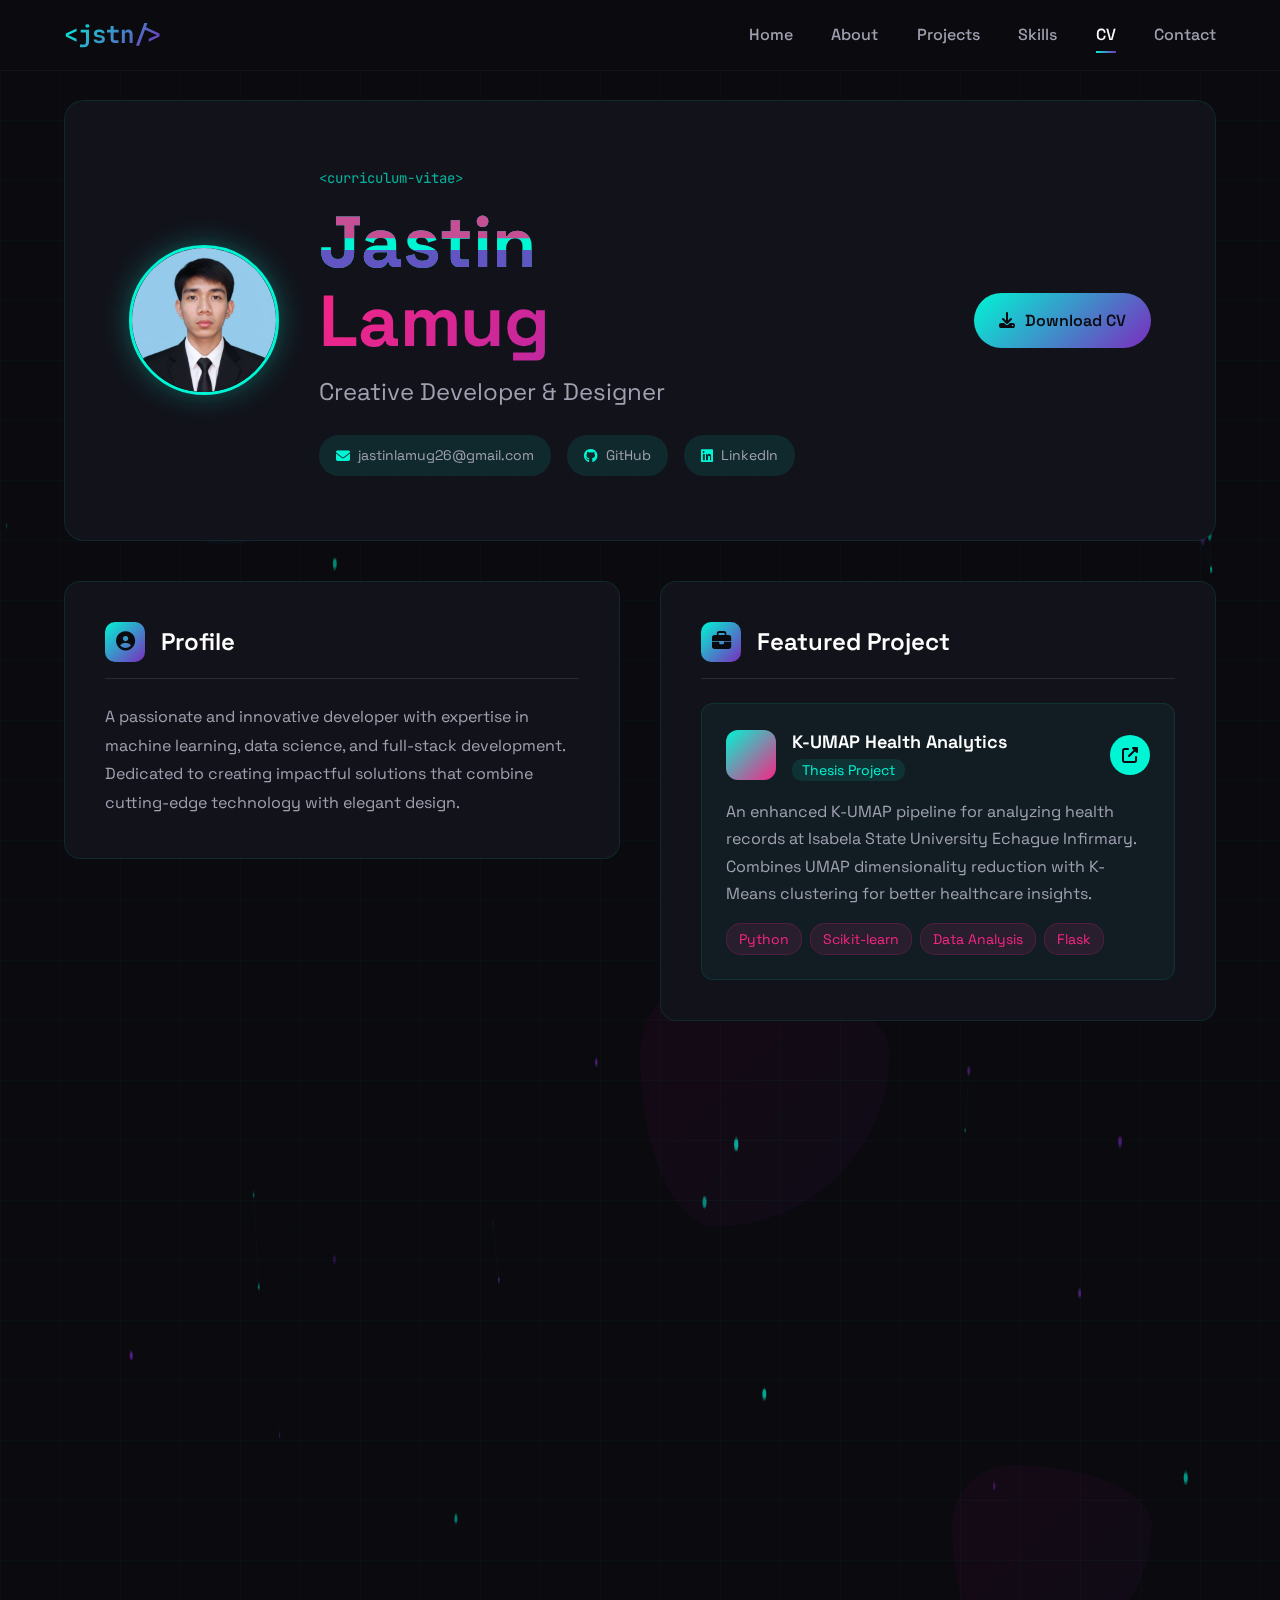
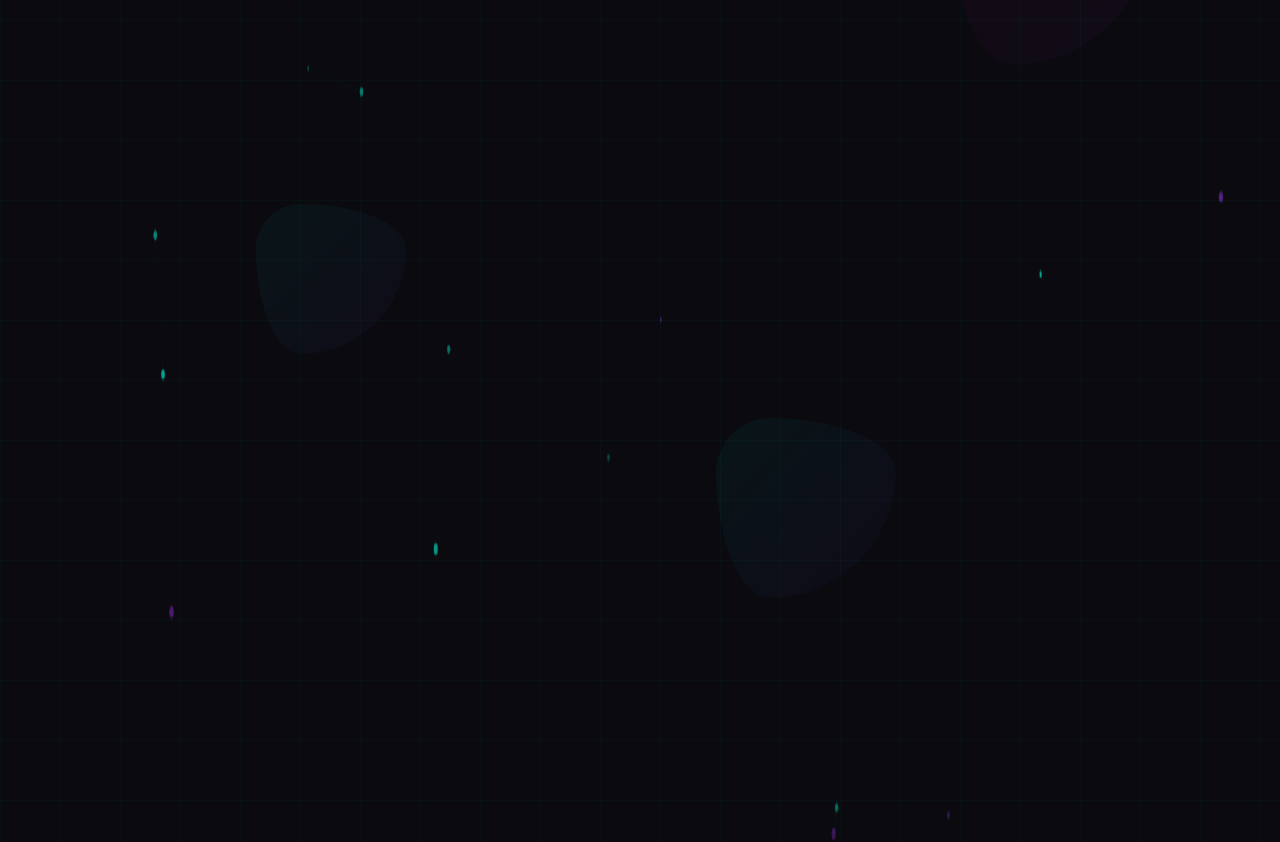
<file: cv.html>
<!DOCTYPE html>
<html lang="en">
<head>
    <meta charset="UTF-8">
    <meta name="viewport" content="width=device-width, initial-scale=1.0, minimum-scale=1.0, maximum-scale=1.0, user-scalable=no">
    <meta name="description" content="Jastin Lamug - Curriculum Vitae">
    <meta name="theme-color" content="#0a0a0f">
    <meta name="apple-mobile-web-app-capable" content="yes">
    <meta name="apple-mobile-web-app-status-bar-style" content="black-translucent">
    <title>CV | Jastin Lamug</title>
    <!-- Favicon -->
    <link rel="icon" type="image/svg+xml" href="favicon.svg">
    <link rel="icon" type="image/png" sizes="32x32" href="favicon-32x32.png">
    <link rel="icon" type="image/png" sizes="16x16" href="favicon-16x16.png">
    <link rel="apple-touch-icon" sizes="180x180" href="apple-touch-icon.png">
    <link rel="stylesheet" href="styles.css">
    <link rel="stylesheet" href="cv-styles.css">
    <link href="https://fonts.googleapis.com/css2?family=Space+Grotesk:wght@300;400;500;600;700&family=JetBrains+Mono:wght@400;500&display=swap" rel="stylesheet">
    <link rel="stylesheet" href="https://cdnjs.cloudflare.com/ajax/libs/font-awesome/6.4.0/css/all.min.css">
</head>
<body class="loaded cv-page">
    <!-- Particle canvas -->
    <canvas id="particles"></canvas>

    <!-- Background Animation -->
    <div class="bg-animation">
        <div class="grid-lines"></div>
        <div class="floating-shapes">
            <span></span>
            <span></span>
            <span></span>
            <span></span>
            <span></span>
        </div>
    </div>

    <!-- Navigation -->
    <nav class="navbar visible">
        <div class="nav-logo">
            <a href="index.html" class="logo-text">&lt;jstn/&gt;</a>
        </div>
        <ul class="nav-links">
            <li><a href="index.html" class="nav-link" data-text="Home">Home</a></li>
            <li><a href="index.html#about" class="nav-link" data-text="About">About</a></li>
            <li><a href="index.html#projects" class="nav-link" data-text="Projects">Projects</a></li>
            <li><a href="index.html#skills" class="nav-link" data-text="Skills">Skills</a></li>
            <li><a href="cv.html" class="nav-link active" data-text="CV">CV</a></li>
            <li><a href="index.html#contact" class="nav-link" data-text="Contact">Contact</a></li>
        </ul>
        <div class="hamburger" aria-label="Menu" role="button" tabindex="0">
            <span></span>
            <span></span>
            <span></span>
        </div>
    </nav>

    <!-- Mobile Menu Overlay -->
    <div class="mobile-menu-overlay"></div>

    <!-- CV Section -->
    <main class="cv-main">
        <div class="cv-container">
            <!-- CV Header -->
            <header class="cv-header" data-aos="fade-up">
                <div class="cv-header-bg">
                    <div class="cyber-grid"></div>
                </div>
                <div class="cv-header-content">
                    <div class="cv-photo-wrapper">
                        <div class="cv-photo-frame">
                            <img src="jastin hd.jpg" alt="Jastin Lamug" class="cv-photo">
                        </div>
                        <div class="cv-photo-glow"></div>
                    </div>
                    <div class="cv-header-text">
                        <span class="cv-tag">&lt;curriculum-vitae&gt;</span>
                        <h1 class="cv-name">
                            <span class="first-name glitch" data-text="Jastin">Jastin</span>
                            <span class="last-name">Lamug</span>
                        </h1>
                        <p class="cv-title">Creative Developer & Designer</p>
                        <div class="cv-contact-bar">
                            <a href="mailto:jastinlamug26@gmail.com" class="cv-contact-item">
                                <i class="fas fa-envelope"></i>
                                <span>jastinlamug26@gmail.com</span>
                            </a>
                            <a href="https://github.com/kixkixx2" target="_blank" class="cv-contact-item">
                                <i class="fab fa-github"></i>
                                <span>GitHub</span>
                            </a>
                            <a href="https://www.linkedin.com/in/jastin-lamug-0253253a4" target="_blank" class="cv-contact-item">
                                <i class="fab fa-linkedin"></i>
                                <span>LinkedIn</span>
                            </a>
                        </div>
                    </div>
                    <div class="cv-download">
                        <a href="JASTIN CV.pdf" download class="btn btn-primary cv-download-btn">
                            <i class="fas fa-download"></i>
                            <span>Download CV</span>
                        </a>
                    </div>
                </div>
            </header>

            <!-- CV Content Grid -->
            <div class="cv-grid">
                <!-- Left Column -->
                <div class="cv-column cv-left">
                    <!-- Profile Summary -->
                    <section class="cv-section" data-aos="fade-right">
                        <div class="cv-section-header">
                            <div class="cv-section-icon">
                                <i class="fas fa-user-circle"></i>
                            </div>
                            <h2 class="cv-section-title">Profile</h2>
                        </div>
                        <div class="cv-section-content">
                            <p class="cv-profile-text">
                                A passionate and innovative developer with expertise in machine learning, data science, 
                                and full-stack development. Dedicated to creating impactful solutions that combine 
                                cutting-edge technology with elegant design.
                            </p>
                        </div>
                    </section>

                    <!-- Education -->
                    <section class="cv-section" data-aos="fade-right" data-aos-delay="100">
                        <div class="cv-section-header">
                            <div class="cv-section-icon">
                                <i class="fas fa-graduation-cap"></i>
                            </div>
                            <h2 class="cv-section-title">Education</h2>
                        </div>
                        <div class="cv-section-content">
                            <div class="cv-timeline">
                                <div class="cv-timeline-item">
                                    <div class="cv-timeline-marker"></div>
                                    <div class="cv-timeline-content">
                                        <span class="cv-date">2022 - 2026</span>
                                        <h3 class="cv-item-title">Bachelor of Science in Computer Science</h3>
                                        <p class="cv-item-subtitle">Isabela State University - Echague Campus</p>
                                        <p class="cv-item-desc">Major in Data Mining</p>
                                    </div>
                                </div>
                            </div>
                        </div>
                    </section>

                    <!-- Skills -->
                    <section class="cv-section" data-aos="fade-right" data-aos-delay="200">
                        <div class="cv-section-header">
                            <div class="cv-section-icon">
                                <i class="fas fa-code"></i>
                            </div>
                            <h2 class="cv-section-title">Technical Skills</h2>
                        </div>
                        <div class="cv-section-content">
                            <div class="cv-skills-grid">
                                <div class="cv-skill-category">
                                    <h4 class="cv-skill-category-title">
                                        <i class="fas fa-laptop-code"></i> Programming
                                    </h4>
                                    <div class="cv-skill-tags">
                                        <span class="cv-skill-tag">Python</span>
                                        <span class="cv-skill-tag">JavaScript</span>
                                        <span class="cv-skill-tag">HTML/CSS</span>
                                        <span class="cv-skill-tag">SQL</span>
                                    </div>
                                </div>
                                <div class="cv-skill-category">
                                    <h4 class="cv-skill-category-title">
                                        <i class="fas fa-brain"></i> Machine Learning
                                    </h4>
                                    <div class="cv-skill-tags">
                                        <span class="cv-skill-tag">Scikit-learn</span>
                                        <span class="cv-skill-tag">UMAP</span>
                                        <span class="cv-skill-tag">K-Means</span>
                                        <span class="cv-skill-tag">Data Analysis</span>
                                    </div>
                                </div>
                                <div class="cv-skill-category">
                                    <h4 class="cv-skill-category-title">
                                        <i class="fas fa-tools"></i> Tools & Others
                                    </h4>
                                    <div class="cv-skill-tags">
                                        <span class="cv-skill-tag">Git</span>
                                        <span class="cv-skill-tag">VS Code</span>
                                        <span class="cv-skill-tag">Figma</span>
                                        <span class="cv-skill-tag">Render</span>
                                    </div>
                                </div>
                            </div>
                        </div>
                    </section>
                </div>

                <!-- Right Column -->
                <div class="cv-column cv-right">
                    <!-- Experience / Projects -->
                    <section class="cv-section" data-aos="fade-left">
                        <div class="cv-section-header">
                            <div class="cv-section-icon">
                                <i class="fas fa-briefcase"></i>
                            </div>
                            <h2 class="cv-section-title">Featured Project</h2>
                        </div>
                        <div class="cv-section-content">
                            <div class="cv-project-card">
                                <div class="cv-project-header">
                                    <div class="cv-project-icon">
                                        <i class="fas fa-chart-scatter"></i>
                                    </div>
                                    <div class="cv-project-info">
                                        <h3 class="cv-project-title">K-UMAP Health Analytics</h3>
                                        <span class="cv-project-type">Thesis Project</span>
                                    </div>
                                    <a href="https://k-umap.onrender.com/" target="_blank" class="cv-project-link">
                                        <i class="fas fa-external-link-alt"></i>
                                    </a>
                                </div>
                                <p class="cv-project-desc">
                                    An enhanced K-UMAP pipeline for analyzing health records at Isabela State University 
                                    Echague Infirmary. Combines UMAP dimensionality reduction with K-Means clustering 
                                    for better healthcare insights.
                                </p>
                                <div class="cv-project-tech">
                                    <span>Python</span>
                                    <span>Scikit-learn</span>
                                    <span>Data Analysis</span>
                                    <span>Flask</span>
                                </div>
                            </div>
                        </div>
                    </section>

                    <!-- Achievements -->
                    <section class="cv-section" data-aos="fade-left" data-aos-delay="100">
                        <div class="cv-section-header">
                            <div class="cv-section-icon">
                                <i class="fas fa-trophy"></i>
                            </div>
                            <h2 class="cv-section-title">Achievements</h2>
                        </div>
                        <div class="cv-section-content">
                            <div class="cv-achievements">
                                <!-- CSC Eligibility -->
                                <div class="cv-achievement-item cv-csc-eligibility">
                                    <div class="cv-achievement-icon csc-icon">
                                        <i class="fas fa-certificate"></i>
                                    </div>
                                    <div class="cv-achievement-text">
                                        <h4>Civil Service Eligible</h4>
                                        <p>CSE Professional - Passed March 2024</p>
                                    </div>
                                </div>
                                <div class="cv-csc-proof">
                                    <a href="#" class="cv-csc-image-link" onclick="openCscLightbox(); return false;">
                                        <img src="csc.jpg" alt="CSC Professional Eligibility - Passed" class="cv-csc-image">
                                        <div class="cv-csc-overlay">
                                            <i class="fas fa-expand"></i>
                                            <span>View Certificate</span>
                                        </div>
                                    </a>
                                </div>
                                <div class="cv-achievement-item">
                                    <div class="cv-achievement-icon">
                                        <i class="fas fa-medal"></i>
                                    </div>
                                    <div class="cv-achievement-text">
                                        <h4>Thesis Excellence</h4>
                                        <p>Successfully deployed K-UMAP project to production</p>
                                    </div>
                                </div>
                                <div class="cv-achievement-item">
                                    <div class="cv-achievement-icon">
                                        <i class="fas fa-star"></i>
                                    </div>
                                    <div class="cv-achievement-text">
                                        <h4>Dean's Lister</h4>
                                        <p>Consistent academic excellence throughout university</p>
                                    </div>
                                </div>
                            </div>
                        </div>
                    </section>

                    <!-- Interests -->
                    <section class="cv-section" data-aos="fade-left" data-aos-delay="200">
                        <div class="cv-section-header">
                            <div class="cv-section-icon">
                                <i class="fas fa-heart"></i>
                            </div>
                            <h2 class="cv-section-title">Interests</h2>
                        </div>
                        <div class="cv-section-content">
                            <div class="cv-interests">
                                <div class="cv-interest-item">
                                    <i class="fas fa-robot"></i>
                                    <span>AI & ML</span>
                                </div>
                                <div class="cv-interest-item">
                                    <i class="fas fa-paint-brush"></i>
                                    <span>UI/UX Design</span>
                                </div>
                                <div class="cv-interest-item">
                                    <i class="fas fa-globe"></i>
                                    <span>Web Dev</span>
                                </div>
                                <div class="cv-interest-item">
                                    <i class="fas fa-database"></i>
                                    <span>Data Science</span>
                                </div>
                            </div>
                        </div>
                    </section>
                </div>
            </div>

            <!-- CV Footer -->
            <footer class="cv-footer" data-aos="fade-up">
                <span class="cv-tag closing">&lt;/curriculum-vitae&gt;</span>
                <div class="cv-footer-links">
                    <a href="index.html" class="btn btn-secondary">
                        <i class="fas fa-arrow-left"></i>
                        <span>Back to Portfolio</span>
                    </a>
                    <a href="index.html#contact" class="btn btn-primary">
                        <span>Contact Me</span>
                        <i class="fas fa-envelope"></i>
                    </a>
                </div>
            </footer>
        </div>
    </main>

    <!-- CSC Certificate Lightbox -->
    <div id="csc-lightbox" class="csc-lightbox">
        <div class="csc-lightbox-backdrop" onclick="closeCscLightbox()"></div>
        <div class="csc-lightbox-content">
            <button class="csc-lightbox-close" onclick="closeCscLightbox()" aria-label="Close">
                <i class="fas fa-times"></i>
            </button>
            <img src="csc.jpg" alt="CSC Professional Eligibility - Passed">
            <p class="csc-lightbox-caption">Civil Service Eligibility - CSE Professional (Passed March 2024)</p>
        </div>
    </div>

    <!-- Back to Top Button -->
    <button class="back-to-top" aria-label="Back to top">
        <i class="fas fa-chevron-up"></i>
    </button>

    <script src="script.js"></script>
    <script>
        // Simple initialization for CV page
        document.addEventListener('DOMContentLoaded', () => {
            // Show navbar immediately
            const navbar = document.querySelector('.navbar');
            navbar.classList.add('visible');
            
            // Simple scroll animation
            const observerOptions = {
                root: null,
                threshold: 0.1,
                rootMargin: '0px'
            };
            
            const observer = new IntersectionObserver((entries) => {
                entries.forEach(entry => {
                    if (entry.isIntersecting) {
                        entry.target.classList.add('animate-in');
                    }
                });
            }, observerOptions);
            
            document.querySelectorAll('[data-aos]').forEach(el => {
                observer.observe(el);
            });

            // CSC Lightbox functions
            window.openCscLightbox = function() {
                document.getElementById('csc-lightbox').classList.add('active');
                document.body.style.overflow = 'hidden';
            };

            window.closeCscLightbox = function() {
                document.getElementById('csc-lightbox').classList.remove('active');
                document.body.style.overflow = '';
            };

            // Close lightbox on escape key
            document.addEventListener('keydown', (e) => {
                if (e.key === 'Escape') {
                    closeCscLightbox();
                }
            });
        });
    </script>
</body>
</html>
</file>
<file: styles.css>
/* ==================== ROOT & VARIABLES ==================== */
:root {
    --primary: #00f5d4;
    --primary-dark: #00c4a7;
    --secondary: #7b2cbf;
    --accent: #f72585;
    --bg-dark: #0a0a0f;
    --bg-darker: #050508;
    --bg-card: #12121a;
    --text-primary: #ffffff;
    --text-secondary: #a0a0b0;
    --text-muted: #606070;
    --gradient-1: linear-gradient(135deg, var(--primary) 0%, var(--secondary) 100%);
    --gradient-2: linear-gradient(135deg, var(--accent) 0%, var(--secondary) 100%);
    --gradient-3: linear-gradient(135deg, var(--primary) 0%, var(--accent) 100%);
    --shadow-glow: 0 0 40px rgba(0, 245, 212, 0.15);
    --shadow-glow-strong: 0 0 60px rgba(0, 245, 212, 0.25);
    --shadow-3d: 0 25px 50px -12px rgba(0, 0, 0, 0.5);
    --transition: all 0.3s cubic-bezier(0.4, 0, 0.2, 1);
    --transition-slow: all 0.5s cubic-bezier(0.4, 0, 0.2, 1);
    
    /* Fluid typography */
    --fs-xs: clamp(0.75rem, 2vw, 0.875rem);
    --fs-sm: clamp(0.875rem, 2.5vw, 1rem);
    --fs-md: clamp(1rem, 3vw, 1.125rem);
    --fs-lg: clamp(1.125rem, 3.5vw, 1.5rem);
    --fs-xl: clamp(1.5rem, 4vw, 2rem);
    --fs-2xl: clamp(2rem, 5vw, 3rem);
    --fs-3xl: clamp(2.5rem, 7vw, 4.5rem);
    --fs-hero: clamp(2.5rem, 8vw, 5.5rem);
    
    /* Spacing */
    --space-xs: clamp(0.5rem, 1vw, 0.75rem);
    --space-sm: clamp(0.75rem, 2vw, 1rem);
    --space-md: clamp(1rem, 3vw, 1.5rem);
    --space-lg: clamp(1.5rem, 4vw, 2.5rem);
    --space-xl: clamp(2rem, 5vw, 4rem);
    --space-2xl: clamp(3rem, 8vw, 6rem);
}

/* ==================== RESET & BASE ==================== */
*, *::before, *::after {
    margin: 0;
    padding: 0;
    box-sizing: border-box;
}

html {
    scroll-behavior: smooth;
    scroll-padding-top: 80px;
    -webkit-text-size-adjust: 100%;
    -ms-text-size-adjust: 100%;
    text-size-adjust: 100%;
    perspective: 1px;
    overflow-x: hidden;
    touch-action: manipulation;
}

/* Prevent zoom on input focus (iOS) */
input, select, textarea, button {
    font-size: 16px;
}

body {
    font-family: 'Space Grotesk', sans-serif;
    background: var(--bg-dark);
    color: var(--text-primary);
    overflow: hidden;
    line-height: 1.6;
    -webkit-font-smoothing: antialiased;
    -moz-osx-font-smoothing: grayscale;
}

body.loaded {
    overflow-x: hidden;
    overflow-y: auto;
}

/* Custom cursor is now handled via CSS cursor property */
@media (hover: hover) and (pointer: fine) {
    /* Cursor styles applied globally above */
}

a {
    text-decoration: none;
    color: inherit;
    -webkit-tap-highlight-color: transparent;
}

ul {
    list-style: none;
}

img {
    max-width: 100%;
    height: auto;
    display: block;
}

button {
    border: none;
    background: none;
    font-family: inherit;
    -webkit-tap-highlight-color: transparent;
}

/* ==================== INTRO SCREEN ==================== */
.intro-screen {
    position: fixed;
    top: 0;
    left: 0;
    width: 100%;
    height: 100%;
    z-index: 9999;
    display: flex;
    flex-direction: column;
    align-items: center;
    justify-content: center;
    background: var(--bg-dark);
    transition: opacity 0.8s ease, visibility 0.8s ease, transform 0.8s ease;
}

.intro-screen.hidden {
    opacity: 0;
    visibility: hidden;
    transform: scale(1.1);
    pointer-events: none;
}

/* Intro Background */
.intro-bg {
    position: absolute;
    top: 0;
    left: 0;
    width: 100%;
    height: 100%;
    overflow: hidden;
}

.grid-overlay {
    position: absolute;
    top: 0;
    left: 0;
    width: 100%;
    height: 100%;
    background-image: 
        linear-gradient(rgba(0, 245, 212, 0.03) 1px, transparent 1px),
        linear-gradient(90deg, rgba(0, 245, 212, 0.03) 1px, transparent 1px);
    background-size: 50px 50px;
    animation: grid-move 20s linear infinite;
}

@keyframes grid-move {
    0% { transform: perspective(500px) rotateX(60deg) translateY(0); }
    100% { transform: perspective(500px) rotateX(60deg) translateY(50px); }
}

.cyber-lines span {
    position: absolute;
    height: 2px;
    background: linear-gradient(90deg, transparent, var(--primary), transparent);
    opacity: 0.3;
    animation: cyber-line 3s ease-in-out infinite;
}

.cyber-lines span:nth-child(1) { top: 10%; width: 30%; left: 5%; animation-delay: 0s; }
.cyber-lines span:nth-child(2) { top: 25%; width: 20%; right: 10%; animation-delay: 0.3s; }
.cyber-lines span:nth-child(3) { top: 40%; width: 40%; left: 20%; animation-delay: 0.6s; }
.cyber-lines span:nth-child(4) { top: 55%; width: 25%; right: 5%; animation-delay: 0.9s; }
.cyber-lines span:nth-child(5) { top: 70%; width: 35%; left: 10%; animation-delay: 1.2s; }
.cyber-lines span:nth-child(6) { top: 85%; width: 20%; right: 15%; animation-delay: 1.5s; }
.cyber-lines span:nth-child(7) { top: 15%; width: 15%; right: 30%; animation-delay: 1.8s; }
.cyber-lines span:nth-child(8) { top: 45%; width: 30%; left: 50%; animation-delay: 2.1s; }
.cyber-lines span:nth-child(9) { top: 75%; width: 25%; right: 25%; animation-delay: 2.4s; }
.cyber-lines span:nth-child(10) { top: 90%; width: 40%; left: 30%; animation-delay: 2.7s; }

@keyframes cyber-line {
    0%, 100% { opacity: 0.1; transform: scaleX(0.5); }
    50% { opacity: 0.5; transform: scaleX(1); }
}

/* Data Streams */
.data-streams {
    position: absolute;
    top: 0;
    left: 0;
    width: 100%;
    height: 100%;
    overflow: hidden;
    pointer-events: none;
}

.stream {
    position: absolute;
    width: 2px;
    height: 100px;
    background: linear-gradient(to bottom, transparent, var(--primary), transparent);
    animation: data-stream 4s linear infinite;
}

.stream-1 { left: 20%; animation-delay: 0s; }
.stream-2 { left: 50%; animation-delay: 1.5s; }
.stream-3 { left: 80%; animation-delay: 3s; }

@keyframes data-stream {
    0% { top: -100px; opacity: 0; }
    10% { opacity: 1; }
    90% { opacity: 1; }
    100% { top: 100%; opacity: 0; }
}

/* Intro Content */
.intro-content {
    position: relative;
    z-index: 2;
    display: flex;
    flex-direction: column;
    align-items: center;
    gap: var(--space-lg);
    isolation: isolate;
}

/* 3D Logo Container */
.logo-3d-container {
    width: 300px;
    height: 150px;
    perspective: 1000px;
    cursor: grab;
    isolation: isolate;
}

.logo-3d-container:active {
    cursor: grabbing;
}

.logo-3d {
    width: 100%;
    height: 100%;
    position: relative;
    transform-style: preserve-3d;
    transition: transform 0.1s ease-out;
    animation: logo-rotate 10s linear infinite;
}

.logo-3d.dragging {
    animation: none;
}

@keyframes logo-rotate {
    0% { transform: rotateY(0deg) rotateX(10deg); }
    100% { transform: rotateY(360deg) rotateX(10deg); }
}

.logo-face {
    position: absolute;
    width: 100%;
    height: 100%;
    display: flex;
    align-items: center;
    justify-content: center;
    font-family: 'JetBrains Mono', monospace;
    font-size: clamp(2rem, 8vw, 4rem);
    font-weight: 700;
    color: var(--primary);
    text-shadow: 
        0 0 10px var(--primary),
        0 0 20px var(--primary),
        0 0 40px var(--primary);
    backface-visibility: hidden;
    background: rgba(10, 10, 15, 0.9);
    border: 1px solid rgba(0, 245, 212, 0.3);
}

.logo-face.front { transform: translateZ(75px); }
.logo-face.back { transform: rotateY(180deg) translateZ(75px); }
.logo-face.right { transform: rotateY(90deg) translateZ(150px); }
.logo-face.left { transform: rotateY(-90deg) translateZ(150px); }
.logo-face.top { transform: rotateX(90deg) translateZ(75px); }
.logo-face.bottom { transform: rotateX(-90deg) translateZ(75px); }

/* Make sides narrower */
.logo-face.right,
.logo-face.left {
    width: 150px;
    left: 50%;
    margin-left: -75px;
}

.logo-face.top,
.logo-face.bottom {
    height: 150px;
    top: 50%;
    margin-top: -75px;
}

.intro-tagline {
    font-size: var(--fs-md);
    color: var(--text-secondary);
    text-transform: uppercase;
    letter-spacing: 4px;
    text-align: center;
    animation: tagline-glow 2s ease-in-out infinite alternate;
}

@keyframes tagline-glow {
    0% { opacity: 0.5; text-shadow: none; }
    100% { opacity: 1; text-shadow: 0 0 10px rgba(0, 245, 212, 0.3); }
}

/* Enter Button */
.intro-enter {
    position: relative;
    padding: var(--space-sm) var(--space-xl);
    font-family: 'JetBrains Mono', monospace;
    font-size: var(--fs-md);
    font-weight: 600;
    color: var(--primary);
    background: transparent;
    border: none;
    cursor: pointer;
    overflow: hidden;
    transition: all 0.3s ease;
}

.btn-glitch {
    position: relative;
    display: inline-block;
}

.btn-glitch::before,
.btn-glitch::after {
    content: attr(data-text);
    position: absolute;
    top: 0;
    left: 0;
    width: 100%;
    height: 100%;
    opacity: 0;
}

.intro-enter:hover .btn-glitch::before {
    animation: glitch-btn-1 0.3s infinite;
    color: var(--accent);
    opacity: 0.8;
}

.intro-enter:hover .btn-glitch::after {
    animation: glitch-btn-2 0.3s infinite;
    color: var(--secondary);
    opacity: 0.8;
}

@keyframes glitch-btn-1 {
    0%, 100% { transform: translate(-2px, 2px); }
    25% { transform: translate(2px, -2px); }
    50% { transform: translate(-2px, -2px); }
    75% { transform: translate(2px, 2px); }
}

@keyframes glitch-btn-2 {
    0%, 100% { transform: translate(2px, -2px); }
    25% { transform: translate(-2px, 2px); }
    50% { transform: translate(2px, 2px); }
    75% { transform: translate(-2px, -2px); }
}

.btn-border {
    position: absolute;
    top: 0;
    left: 0;
    width: 100%;
    height: 100%;
    border: 2px solid var(--primary);
    pointer-events: none;
}

.btn-border::before,
.btn-border::after {
    content: '';
    position: absolute;
    width: 10px;
    height: 10px;
    border: 2px solid var(--primary);
    transition: all 0.3s ease;
}

.btn-border::before {
    top: -5px;
    left: -5px;
    border-right: none;
    border-bottom: none;
}

.btn-border::after {
    bottom: -5px;
    right: -5px;
    border-left: none;
    border-top: none;
}

.intro-enter:hover .btn-border::before {
    top: -8px;
    left: -8px;
}

.intro-enter:hover .btn-border::after {
    bottom: -8px;
    right: -8px;
}

.intro-enter:hover {
    text-shadow: 0 0 20px var(--primary);
    transform: scale(1.05);
}

.intro-hint {
    font-size: var(--fs-xs);
    color: var(--text-muted);
    opacity: 0.5;
    animation: hint-pulse 2s ease-in-out infinite;
}

@keyframes hint-pulse {
    0%, 100% { opacity: 0.3; }
    50% { opacity: 0.7; }
}

/* Intro Particles */
.intro-particles {
    position: absolute;
    top: 0;
    left: 0;
    width: 100%;
    height: 100%;
    pointer-events: none;
    background: 
        radial-gradient(2px 2px at 20% 30%, rgba(0, 245, 212, 0.5), transparent),
        radial-gradient(2px 2px at 40% 70%, rgba(247, 37, 133, 0.5), transparent),
        radial-gradient(2px 2px at 60% 20%, rgba(123, 44, 191, 0.5), transparent),
        radial-gradient(2px 2px at 80% 50%, rgba(0, 245, 212, 0.5), transparent),
        radial-gradient(1px 1px at 10% 60%, rgba(247, 37, 133, 0.3), transparent),
        radial-gradient(1px 1px at 90% 80%, rgba(123, 44, 191, 0.3), transparent),
        radial-gradient(1px 1px at 30% 90%, rgba(0, 245, 212, 0.3), transparent),
        radial-gradient(1px 1px at 70% 10%, rgba(247, 37, 133, 0.3), transparent);
    background-size: 100% 100%;
    animation: particles-float 20s linear infinite;
}

@keyframes particles-float {
    0% { transform: translateY(0) rotate(0deg); }
    100% { transform: translateY(-20px) rotate(5deg); }
}

/* Mobile Intro */
@media (max-width: 768px) {
    .logo-3d-container {
        width: 200px;
        height: 100px;
    }
    
    .logo-face.front { transform: translateZ(50px); }
    .logo-face.back { transform: rotateY(180deg) translateZ(50px); }
    .logo-face.right { transform: rotateY(90deg) translateZ(100px); width: 100px; margin-left: -50px; }
    .logo-face.left { transform: rotateY(-90deg) translateZ(100px); width: 100px; margin-left: -50px; }
    .logo-face.top { transform: rotateX(90deg) translateZ(50px); height: 100px; margin-top: -50px; }
    .logo-face.bottom { transform: rotateX(-90deg) translateZ(50px); height: 100px; margin-top: -50px; }
    
    .intro-tagline {
        font-size: var(--fs-sm);
        letter-spacing: 2px;
    }
}

/* ==================== LOADING SCREEN ==================== */
.loader {
    position: fixed;
    top: 0;
    left: 0;
    width: 100%;
    height: 100%;
    background: var(--bg-dark);
    display: flex;
    align-items: center;
    justify-content: center;
    z-index: 9998;
    transition: opacity 0.5s ease, visibility 0.5s ease;
}

.loader.hidden {
    opacity: 0;
    visibility: hidden;
}

.loader-content {
    text-align: center;
}

.loader-logo {
    font-family: 'JetBrains Mono', monospace;
    font-size: var(--fs-xl);
    font-weight: 700;
    background: var(--gradient-1);
    -webkit-background-clip: text;
    -webkit-text-fill-color: transparent;
    background-clip: text;
    margin-bottom: var(--space-md);
    animation: pulse-glow 1.5s ease-in-out infinite;
}

@keyframes pulse-glow {
    0%, 100% { filter: drop-shadow(0 0 10px rgba(0, 245, 212, 0.5)); }
    50% { filter: drop-shadow(0 0 20px rgba(0, 245, 212, 0.8)); }
}

.loader-bar {
    width: 200px;
    height: 4px;
    background: var(--bg-card);
    border-radius: 2px;
    overflow: hidden;
    margin: 0 auto var(--space-sm);
}

.loader-progress {
    width: 0;
    height: 100%;
    background: var(--gradient-1);
    border-radius: 2px;
    animation: loading 1.5s ease-in-out forwards;
}

@keyframes loading {
    0% { width: 0; }
    50% { width: 70%; }
    100% { width: 100%; }
}

.loader-text {
    font-size: var(--fs-xs);
    color: var(--text-muted);
}

/* ==================== 3D SCENE BACKGROUND ==================== */
.scene-3d {
    position: fixed;
    top: 0;
    left: 0;
    width: 100%;
    height: 100%;
    z-index: -1;
    pointer-events: none;
    perspective: 1000px;
    perspective-origin: 50% 50%;
    overflow: hidden;
}

/* 3D Floating Cubes */
.floating-cube {
    position: absolute;
    width: 60px;
    height: 60px;
    transform-style: preserve-3d;
    animation: cube-float 20s ease-in-out infinite;
}

.cube-1 {
    top: 15%;
    left: 10%;
    animation-delay: 0s;
}

.cube-2 {
    top: 60%;
    right: 15%;
    width: 40px;
    height: 40px;
    animation-delay: -7s;
    animation-duration: 25s;
}

.cube-3 {
    bottom: 20%;
    left: 20%;
    width: 30px;
    height: 30px;
    animation-delay: -14s;
    animation-duration: 18s;
}

.cube-face {
    position: absolute;
    width: 100%;
    height: 100%;
    border: 1px solid rgba(0, 245, 212, 0.3);
    background: rgba(0, 245, 212, 0.05);
    backdrop-filter: blur(2px);
}

.cube-face.front { transform: translateZ(30px); }
.cube-face.back { transform: rotateY(180deg) translateZ(30px); }
.cube-face.right { transform: rotateY(90deg) translateZ(30px); }
.cube-face.left { transform: rotateY(-90deg) translateZ(30px); }
.cube-face.top { transform: rotateX(90deg) translateZ(30px); }
.cube-face.bottom { transform: rotateX(-90deg) translateZ(30px); }

.cube-2 .cube-face.front,
.cube-2 .cube-face.back,
.cube-2 .cube-face.right,
.cube-2 .cube-face.left,
.cube-2 .cube-face.top,
.cube-2 .cube-face.bottom { transform: translateZ(20px); }

.cube-2 .cube-face.back { transform: rotateY(180deg) translateZ(20px); }
.cube-2 .cube-face.right { transform: rotateY(90deg) translateZ(20px); }
.cube-2 .cube-face.left { transform: rotateY(-90deg) translateZ(20px); }
.cube-2 .cube-face.top { transform: rotateX(90deg) translateZ(20px); }
.cube-2 .cube-face.bottom { transform: rotateX(-90deg) translateZ(20px); }

.cube-2 .cube-face {
    border-color: rgba(247, 37, 133, 0.3);
    background: rgba(247, 37, 133, 0.05);
}

@keyframes cube-float {
    0%, 100% {
        transform: translateY(0) rotateX(0) rotateY(0) rotateZ(0);
    }
    25% {
        transform: translateY(-30px) rotateX(90deg) rotateY(90deg) rotateZ(45deg);
    }
    50% {
        transform: translateY(0) rotateX(180deg) rotateY(180deg) rotateZ(90deg);
    }
    75% {
        transform: translateY(30px) rotateX(270deg) rotateY(270deg) rotateZ(135deg);
    }
}

/* 3D Floating Pyramid */
.floating-pyramid {
    position: absolute;
    top: 30%;
    right: 10%;
    width: 50px;
    height: 50px;
    transform-style: preserve-3d;
    animation: pyramid-float 15s ease-in-out infinite;
}

.pyramid-face {
    position: absolute;
    width: 0;
    height: 0;
    border-left: 25px solid transparent;
    border-right: 25px solid transparent;
    border-bottom: 50px solid rgba(123, 44, 191, 0.2);
    transform-origin: 50% 100%;
}

.pyramid-face.face-1 { transform: rotateY(0deg) rotateX(30deg) translateZ(15px); }
.pyramid-face.face-2 { transform: rotateY(90deg) rotateX(30deg) translateZ(15px); }
.pyramid-face.face-3 { transform: rotateY(180deg) rotateX(30deg) translateZ(15px); }
.pyramid-face.face-4 { transform: rotateY(270deg) rotateX(30deg) translateZ(15px); }

@keyframes pyramid-float {
    0%, 100% {
        transform: translateY(0) rotateY(0);
    }
    50% {
        transform: translateY(-40px) rotateY(180deg);
    }
}

/* 3D Floating Rings */
.floating-ring {
    position: absolute;
    border: 2px solid rgba(0, 245, 212, 0.2);
    border-radius: 50%;
    transform-style: preserve-3d;
}

.ring-1 {
    width: 100px;
    height: 100px;
    top: 40%;
    left: 5%;
    animation: ring-rotate 12s linear infinite;
}

.ring-2 {
    width: 70px;
    height: 70px;
    bottom: 30%;
    right: 8%;
    border-color: rgba(247, 37, 133, 0.2);
    animation: ring-rotate 8s linear infinite reverse;
}

@keyframes ring-rotate {
    0% { transform: rotateX(70deg) rotateZ(0deg); }
    100% { transform: rotateX(70deg) rotateZ(360deg); }
}

/* 3D Floating Sphere */
.floating-sphere {
    position: absolute;
    width: 80px;
    height: 80px;
    top: 70%;
    left: 60%;
    border-radius: 50%;
    background: radial-gradient(circle at 30% 30%, rgba(0, 245, 212, 0.3), transparent 70%);
    box-shadow: 
        inset -10px -10px 30px rgba(0, 0, 0, 0.3),
        inset 10px 10px 30px rgba(0, 245, 212, 0.1),
        0 0 30px rgba(0, 245, 212, 0.2);
    animation: sphere-float 10s ease-in-out infinite;
}

@keyframes sphere-float {
    0%, 100% {
        transform: translateY(0) scale(1);
    }
    50% {
        transform: translateY(-30px) scale(1.1);
    }
}

/* Hide 3D elements on mobile for performance */
@media (max-width: 768px) {
    .scene-3d {
        display: none;
    }
}

/* ==================== CUSTOM CURSOR (Desktop Only) ==================== */
.cursor,
.cursor-follower {
    display: none;
}

/* Custom cursor using CSS - cannot be blocked by z-index */
@media (hover: hover) and (pointer: fine) {
    /* Create cursor as SVG data URI */
    * {
        cursor: url("data:image/svg+xml,%3Csvg xmlns='http://www.w3.org/2000/svg' width='12' height='12' viewBox='0 0 12 12'%3E%3Ccircle cx='6' cy='6' r='5' fill='%2300f5d4'/%3E%3C/svg%3E") 6 6, auto !important;
    }
    
    a, button, [role="button"], .btn, .skill-card, .contact-link, 
    .social-link, .social-icon, .magnetic, .intro-enter, 
    .logo-3d-container, .hamburger, .nav-link, .back-to-top {
        cursor: url("data:image/svg+xml,%3Csvg xmlns='http://www.w3.org/2000/svg' width='20' height='20' viewBox='0 0 20 20'%3E%3Ccircle cx='10' cy='10' r='9' fill='%23f72585'/%3E%3C/svg%3E") 10 10, pointer !important;
    }
}

/* ==================== PARTICLE CANVAS ==================== */
#particles {
    position: fixed;
    top: 0;
    left: 0;
    width: 100%;
    height: 100%;
    z-index: -2;
    pointer-events: none;
}

/* ==================== BACKGROUND ANIMATION ==================== */
.bg-animation {
    position: fixed;
    top: 0;
    left: 0;
    width: 100%;
    height: 100%;
    z-index: -1;
    overflow: hidden;
}

.grid-lines {
    position: absolute;
    top: 0;
    left: 0;
    width: 100%;
    height: 100%;
    background-image: 
        linear-gradient(rgba(0, 245, 212, 0.03) 1px, transparent 1px),
        linear-gradient(90deg, rgba(0, 245, 212, 0.03) 1px, transparent 1px);
    background-size: 60px 60px;
    animation: gridMove 20s linear infinite;
}

@media (max-width: 768px) {
    .grid-lines {
        background-size: 40px 40px;
    }
}

@keyframes gridMove {
    0% { transform: translate(0, 0); }
    100% { transform: translate(60px, 60px); }
}

.floating-shapes span {
    position: absolute;
    display: block;
    background: var(--gradient-1);
    opacity: 0.05;
    animation: float 25s infinite;
    border-radius: 30% 70% 70% 30% / 30% 30% 70% 70%;
    will-change: transform;
}

.floating-shapes span:nth-child(1) {
    width: min(300px, 40vw);
    height: min(300px, 40vw);
    top: 10%;
    left: 10%;
}

.floating-shapes span:nth-child(2) {
    width: min(200px, 30vw);
    height: min(200px, 30vw);
    top: 60%;
    right: 10%;
    animation-delay: -5s;
    background: var(--gradient-2);
}

.floating-shapes span:nth-child(3) {
    width: min(150px, 25vw);
    height: min(150px, 25vw);
    bottom: 20%;
    left: 20%;
    animation-delay: -10s;
}

.floating-shapes span:nth-child(4) {
    width: min(250px, 35vw);
    height: min(250px, 35vw);
    top: 40%;
    left: 50%;
    animation-delay: -15s;
    background: var(--gradient-2);
}

.floating-shapes span:nth-child(5) {
    width: min(180px, 28vw);
    height: min(180px, 28vw);
    bottom: 10%;
    right: 30%;
    animation-delay: -20s;
}

@keyframes float {
    0%, 100% {
        transform: translate(0, 0) rotate(0deg) scale(1);
    }
    25% {
        transform: translate(50px, -50px) rotate(90deg) scale(1.1);
    }
    50% {
        transform: translate(-30px, 100px) rotate(180deg) scale(0.9);
    }
    75% {
        transform: translate(80px, 50px) rotate(270deg) scale(1.05);
    }
}

/* Reduce motion for users who prefer it */
@media (prefers-reduced-motion: reduce) {
    .floating-shapes span,
    .grid-lines,
    .loader-progress,
    .floating-cube,
    .floating-pyramid,
    .floating-ring,
    .floating-sphere,
    .text-3d,
    .orbit-ring,
    .hologram-effect::before {
        animation: none;
    }
    
    .scene-3d {
        display: none;
    }
}

/* ==================== NAVIGATION ==================== */
.navbar {
    position: fixed;
    top: 0;
    left: 0;
    width: 100%;
    padding: var(--space-sm) 5%;
    display: flex;
    justify-content: space-between;
    align-items: center;
    z-index: 1000;
    background: rgba(10, 10, 15, 0.8);
    backdrop-filter: blur(20px);
    -webkit-backdrop-filter: blur(20px);
    border-bottom: 1px solid rgba(255, 255, 255, 0.05);
    transition: var(--transition);
}

.navbar.scrolled {
    padding: var(--space-xs) 5%;
    background: rgba(10, 10, 15, 0.95);
    box-shadow: 0 5px 30px rgba(0, 0, 0, 0.3);
}

.nav-logo .logo-text {
    font-family: 'JetBrains Mono', monospace;
    font-size: var(--fs-lg);
    font-weight: 700;
    background: var(--gradient-1);
    -webkit-background-clip: text;
    -webkit-text-fill-color: transparent;
    background-clip: text;
}

.nav-links {
    display: flex;
    gap: clamp(1.5rem, 3vw, 2.5rem);
}

.nav-link {
    font-size: var(--fs-sm);
    font-weight: 500;
    color: var(--text-secondary);
    position: relative;
    padding: 0.5rem 0;
    transition: var(--transition);
}

.nav-link::after {
    content: '';
    position: absolute;
    bottom: 0;
    left: 0;
    width: 0;
    height: 2px;
    background: var(--gradient-1);
    transition: width 0.3s ease;
}

.nav-link:hover,
.nav-link.active {
    color: var(--text-primary);
}

.nav-link:hover::after,
.nav-link.active::after {
    width: 100%;
}

.hamburger {
    display: none;
    flex-direction: column;
    gap: 6px;
    padding: 10px;
    margin: -10px;
    z-index: 1001;
}

.hamburger span {
    width: 28px;
    height: 2px;
    background: var(--text-primary);
    transition: var(--transition);
    transform-origin: center;
}

/* Mobile Menu Overlay */
.mobile-menu-overlay {
    display: none;
    position: fixed;
    top: 0;
    left: 0;
    width: 100%;
    height: 100%;
    background: rgba(0, 0, 0, 0.5);
    z-index: 998;
    opacity: 0;
    transition: opacity 0.3s ease;
}

.mobile-menu-overlay.active {
    opacity: 1;
}

/* ==================== HERO SECTION ==================== */
.hero {
    min-height: 100vh;
    min-height: 100dvh;
    display: flex;
    flex-direction: column;
    justify-content: center;
    align-items: center;
    padding: calc(80px + var(--space-xl)) 5% var(--space-xl);
    position: relative;
}

.hero-content {
    display: flex;
    justify-content: space-between;
    align-items: center;
    max-width: 1400px;
    width: 100%;
    gap: var(--space-xl);
}

.hero-text {
    flex: 1;
    max-width: 600px;
}

.greeting {
    display: flex;
    align-items: center;
    gap: var(--space-sm);
    margin-bottom: var(--space-sm);
}

.greeting .line {
    width: 40px;
    height: 2px;
    background: var(--primary);
}

.greeting .text {
    font-size: var(--fs-sm);
    color: var(--primary);
    font-weight: 500;
    text-transform: uppercase;
    letter-spacing: 3px;
}

.name {
    font-size: var(--fs-hero);
    font-weight: 700;
    line-height: 1.1;
    margin-bottom: var(--space-md);
    perspective: 500px;
}

.first-name {
    display: block;
    color: var(--text-primary);
}

/* 3D Text Effect */
.text-3d {
    display: inline-block;
    transform-style: preserve-3d;
    animation: text-3d-float 6s ease-in-out infinite;
    text-shadow: 
        0 1px 0 #ccc,
        0 2px 0 #c9c9c9,
        0 3px 0 #bbb,
        0 4px 0 #b9b9b9,
        0 5px 0 #aaa,
        0 6px 1px rgba(0,0,0,.1),
        0 0 5px rgba(0,0,0,.1),
        0 1px 3px rgba(0,0,0,.3),
        0 3px 5px rgba(0,0,0,.2),
        0 5px 10px rgba(0,0,0,.25),
        0 10px 10px rgba(0,0,0,.2),
        0 20px 20px rgba(0,0,0,.15);
}

.text-3d-gradient {
    background: linear-gradient(135deg, var(--primary) 0%, var(--accent) 50%, var(--secondary) 100%);
    -webkit-background-clip: text;
    -webkit-text-fill-color: transparent;
    background-clip: text;
    filter: drop-shadow(0 2px 4px rgba(0, 245, 212, 0.3))
            drop-shadow(0 4px 8px rgba(247, 37, 133, 0.2));
}

@keyframes text-3d-float {
    0%, 100% {
        transform: translateY(0) rotateX(0) rotateY(0);
    }
    25% {
        transform: translateY(-5px) rotateX(2deg) rotateY(-2deg);
    }
    50% {
        transform: translateY(0) rotateX(0) rotateY(0);
    }
    75% {
        transform: translateY(-5px) rotateX(-2deg) rotateY(2deg);
    }
}

/* Glitch Effect */
.glitch {
    position: relative;
}

.glitch::before,
.glitch::after {
    content: attr(data-text);
    position: absolute;
    top: 0;
    left: 0;
    width: 100%;
    height: 100%;
    opacity: 0;
}

.glitch:hover::before {
    animation: glitch-1 0.3s infinite;
    color: var(--primary);
    opacity: 0.8;
}

.glitch:hover::after {
    animation: glitch-2 0.3s infinite;
    color: var(--accent);
    opacity: 0.8;
}

@keyframes glitch-1 {
    0%, 100% { clip-path: inset(40% 0 61% 0); transform: translate(-2px, 2px); }
    20% { clip-path: inset(92% 0 1% 0); transform: translate(2px, -2px); }
    40% { clip-path: inset(43% 0 1% 0); transform: translate(-2px, 2px); }
    60% { clip-path: inset(25% 0 58% 0); transform: translate(2px, -2px); }
    80% { clip-path: inset(54% 0 7% 0); transform: translate(-2px, 2px); }
}

@keyframes glitch-2 {
    0%, 100% { clip-path: inset(25% 0 58% 0); transform: translate(2px, -2px); }
    20% { clip-path: inset(54% 0 7% 0); transform: translate(-2px, 2px); }
    40% { clip-path: inset(40% 0 61% 0); transform: translate(2px, -2px); }
    60% { clip-path: inset(92% 0 1% 0); transform: translate(-2px, 2px); }
    80% { clip-path: inset(43% 0 1% 0); transform: translate(2px, -2px); }
}

.last-name {
    display: block;
    background: var(--gradient-1);
    -webkit-background-clip: text;
    -webkit-text-fill-color: transparent;
    background-clip: text;
}

.typewriter {
    font-size: var(--fs-lg);
    margin-bottom: var(--space-md);
    font-family: 'JetBrains Mono', monospace;
}

.static-text {
    color: var(--text-secondary);
}

.dynamic-text {
    color: var(--accent);
    font-weight: 600;
}

.cursor-blink {
    color: var(--primary);
    animation: blink 0.8s infinite;
}

@keyframes blink {
    0%, 50% { opacity: 1; }
    51%, 100% { opacity: 0; }
}

.tagline {
    font-size: var(--fs-md);
    color: var(--text-muted);
    margin-bottom: var(--space-lg);
    max-width: 500px;
}

.cta-buttons {
    display: flex;
    gap: var(--space-md);
    flex-wrap: wrap;
}

/* Hero Social Links */
.hero-socials {
    display: none;
    gap: var(--space-sm);
    margin-top: var(--space-lg);
}

.social-icon {
    width: 50px;
    height: 50px;
    background: var(--bg-card);
    border-radius: 50%;
    display: flex;
    align-items: center;
    justify-content: center;
    border: 1px solid rgba(255, 255, 255, 0.1);
    transition: var(--transition);
}

.social-icon:hover,
.social-icon:active {
    background: var(--gradient-1);
    transform: translateY(-3px);
}

.social-icon i {
    font-size: 1.2rem;
    color: var(--text-secondary);
    transition: var(--transition);
}

.social-icon:hover i,
.social-icon:active i {
    color: var(--bg-dark);
}

/* Button Styles */
.btn {
    display: inline-flex;
    align-items: center;
    justify-content: center;
    gap: 0.75rem;
    padding: var(--space-sm) var(--space-lg);
    border-radius: 50px;
    font-size: var(--fs-sm);
    font-weight: 600;
    transition: var(--transition);
    position: relative;
    overflow: hidden;
    min-height: 50px;
    touch-action: manipulation;
}

.btn-primary {
    background: var(--gradient-1);
    color: var(--bg-dark);
}

.btn-glow {
    position: absolute;
    top: -100%;
    left: -100%;
    width: 300%;
    height: 300%;
    background: linear-gradient(90deg, transparent, rgba(255,255,255,0.3), transparent);
    transform: rotate(45deg);
    transition: all 0.5s;
}

.btn-primary:hover .btn-glow,
.btn-primary:active .btn-glow {
    top: -100%;
    left: 100%;
}

.btn-primary:hover,
.btn-primary:active {
    transform: translateY(-3px);
    box-shadow: 0 10px 30px rgba(0, 245, 212, 0.3);
}

.btn-icon {
    display: flex;
    align-items: center;
    transition: transform 0.3s ease;
}

.btn-primary:hover .btn-icon {
    transform: translateX(5px);
}

.btn-secondary {
    border: 2px solid var(--text-muted);
    color: var(--text-primary);
    background: transparent;
}

.btn-ripple {
    position: absolute;
    border-radius: 50%;
    background: rgba(0, 245, 212, 0.3);
    transform: scale(0);
    pointer-events: none;
}

.btn-secondary:hover,
.btn-secondary:active {
    border-color: var(--primary);
    color: var(--primary);
    transform: translateY(-3px);
}

/* Hero Image */
.hero-image {
    flex: 0 0 auto;
    perspective: 1000px;
}

.image-container {
    position: relative;
    width: clamp(250px, 35vw, 350px);
    height: clamp(250px, 35vw, 350px);
    transform-style: preserve-3d;
    transition: transform 0.5s ease;
}

.image-container:hover {
    transform: rotateY(5deg) rotateX(-5deg);
}

/* Hologram Effect */
.hologram-effect {
    position: absolute;
    top: 0;
    left: 0;
    width: 100%;
    height: 100%;
    border-radius: 30% 70% 70% 30% / 30% 30% 70% 70%;
    overflow: hidden;
    z-index: 3;
    pointer-events: none;
    animation: morphing 8s ease-in-out infinite;
}

.hologram-effect::before {
    content: '';
    position: absolute;
    top: -100%;
    left: 0;
    width: 100%;
    height: 300%;
    background: repeating-linear-gradient(
        0deg,
        transparent,
        transparent 2px,
        rgba(0, 245, 212, 0.03) 2px,
        rgba(0, 245, 212, 0.03) 4px
    );
    animation: hologram-scan 4s linear infinite;
}

.hologram-effect::after {
    content: '';
    position: absolute;
    top: 0;
    left: 0;
    width: 100%;
    height: 100%;
    background: linear-gradient(
        135deg,
        rgba(0, 245, 212, 0.1) 0%,
        transparent 50%,
        rgba(247, 37, 133, 0.1) 100%
    );
    opacity: 0;
    transition: opacity 0.3s ease;
}

.image-container:hover .hologram-effect::after {
    opacity: 1;
}

@keyframes hologram-scan {
    0% { transform: translateY(0); }
    100% { transform: translateY(33.33%); }
}

/* 3D Orbit Ring around Profile */
.orbit-ring {
    position: absolute;
    top: 50%;
    left: 50%;
    transform: translate(-50%, -50%) rotateX(75deg);
    width: 120%;
    height: 120%;
    border: 2px solid rgba(0, 245, 212, 0.3);
    border-radius: 50%;
    z-index: 4;
    animation: orbit-rotate 8s linear infinite;
}

.orbit-ring::before {
    content: '';
    position: absolute;
    top: -6px;
    left: 50%;
    transform: translateX(-50%);
    width: 12px;
    height: 12px;
    background: var(--primary);
    border-radius: 50%;
    box-shadow: 0 0 20px var(--primary), 0 0 40px var(--primary);
}

@keyframes orbit-rotate {
    0% { transform: translate(-50%, -50%) rotateX(75deg) rotateZ(0deg); }
    100% { transform: translate(-50%, -50%) rotateX(75deg) rotateZ(360deg); }
}

.profile-pic {
    width: 100%;
    height: 100%;
    object-fit: cover;
    border-radius: 30% 70% 70% 30% / 30% 30% 70% 70%;
    position: relative;
    z-index: 2;
    animation: morphing 8s ease-in-out infinite;
}

@keyframes morphing {
    0%, 100% { border-radius: 30% 70% 70% 30% / 30% 30% 70% 70%; }
    25% { border-radius: 58% 42% 75% 25% / 76% 46% 54% 24%; }
    50% { border-radius: 50% 50% 33% 67% / 55% 27% 73% 45%; }
    75% { border-radius: 33% 67% 58% 42% / 63% 68% 32% 37%; }
}

.image-border {
    position: absolute;
    top: -10px;
    left: -10px;
    right: -10px;
    bottom: -10px;
    border: 2px solid var(--primary);
    border-radius: 30% 70% 70% 30% / 30% 30% 70% 70%;
    animation: morphing 8s ease-in-out infinite;
    animation-delay: 0.5s;
    opacity: 0.5;
}

.image-glow {
    position: absolute;
    top: 50%;
    left: 50%;
    transform: translate(-50%, -50%);
    width: 120%;
    height: 120%;
    background: radial-gradient(circle, rgba(0, 245, 212, 0.2) 0%, transparent 70%);
    z-index: 1;
    animation: pulse 3s ease-in-out infinite;
}

/* Image Rings */
.image-rings span {
    position: absolute;
    top: 50%;
    left: 50%;
    transform: translate(-50%, -50%);
    border: 1px solid rgba(0, 245, 212, 0.2);
    border-radius: 50%;
    animation: ring-pulse 3s ease-out infinite;
}

.image-rings span:nth-child(1) {
    width: 110%;
    height: 110%;
    animation-delay: 0s;
}

.image-rings span:nth-child(2) {
    width: 130%;
    height: 130%;
    animation-delay: 0.5s;
}

.image-rings span:nth-child(3) {
    width: 150%;
    height: 150%;
    animation-delay: 1s;
}

@keyframes ring-pulse {
    0% { opacity: 1; transform: translate(-50%, -50%) scale(0.8); }
    100% { opacity: 0; transform: translate(-50%, -50%) scale(1.2); }
}

@keyframes pulse {
    0%, 100% { transform: translate(-50%, -50%) scale(1); opacity: 0.5; }
    50% { transform: translate(-50%, -50%) scale(1.1); opacity: 0.8; }
}

.floating-badge,
.floating-badge-2 {
    position: absolute;
    width: clamp(45px, 8vw, 60px);
    height: clamp(45px, 8vw, 60px);
    background: var(--gradient-2);
    border-radius: 50%;
    display: flex;
    align-items: center;
    justify-content: center;
    z-index: 3;
    animation: bounce 2s ease-in-out infinite;
}

.floating-badge {
    bottom: 20px;
    right: -20px;
}

.floating-badge-2 {
    top: 20px;
    left: -20px;
    background: var(--gradient-1);
    animation-delay: 0.5s;
}

.floating-badge i,
.floating-badge-2 i {
    font-size: clamp(1rem, 3vw, 1.5rem);
    color: white;
}

.pulse {
    animation: bounce 2s ease-in-out infinite, pulse-badge 2s ease-in-out infinite;
}

@keyframes bounce {
    0%, 100% { transform: translateY(0); }
    50% { transform: translateY(-10px); }
}

@keyframes pulse-badge {
    0%, 100% { box-shadow: 0 0 0 0 rgba(247, 37, 133, 0.4); }
    50% { box-shadow: 0 0 0 15px rgba(247, 37, 133, 0); }
}

/* Scroll Indicator */
.scroll-indicator {
    position: absolute;
    bottom: var(--space-lg);
    left: 50%;
    transform: translateX(-50%);
    display: flex;
    flex-direction: column;
    align-items: center;
    gap: 0.5rem;
    animation: fadeInUp 1s ease 1.5s both;
}

.mouse {
    width: 26px;
    height: 40px;
    border: 2px solid var(--text-muted);
    border-radius: 20px;
    position: relative;
}

.wheel {
    width: 4px;
    height: 8px;
    background: var(--primary);
    border-radius: 2px;
    position: absolute;
    top: 8px;
    left: 50%;
    transform: translateX(-50%);
    animation: scroll 2s ease infinite;
}

@keyframes scroll {
    0% { transform: translateX(-50%) translateY(0); opacity: 1; }
    100% { transform: translateX(-50%) translateY(15px); opacity: 0; }
}

.scroll-indicator span {
    font-size: var(--fs-xs);
    color: var(--text-muted);
    text-transform: uppercase;
    letter-spacing: 2px;
}

.bounce-arrow {
    font-size: 0.8rem;
    color: var(--primary);
    animation: bounce-down 1.5s ease-in-out infinite;
}

@keyframes bounce-down {
    0%, 100% { transform: translateY(0); opacity: 0.5; }
    50% { transform: translateY(5px); opacity: 1; }
}

/* ==================== SECTIONS COMMON ==================== */
section {
    padding: var(--space-2xl) 5%;
    position: relative;
}

.section-header {
    text-align: center;
    margin-bottom: var(--space-xl);
}

.section-tag {
    font-family: 'JetBrains Mono', monospace;
    font-size: var(--fs-xs);
    color: var(--primary);
    opacity: 0.7;
    display: block;
    margin-bottom: 0.5rem;
}

.section-tag.closing {
    text-align: center;
    margin-top: var(--space-xl);
    margin-bottom: 0;
}

.section-title {
    font-size: var(--fs-2xl);
    font-weight: 700;
    margin-bottom: var(--space-sm);
}

.title-line {
    width: 80px;
    height: 4px;
    background: var(--gradient-1);
    margin: 0 auto;
    border-radius: 2px;
}

.text-gradient {
    background: var(--gradient-1);
    -webkit-background-clip: text;
    -webkit-text-fill-color: transparent;
    background-clip: text;
}

/* ==================== ABOUT SECTION ==================== */
.about {
    background: var(--bg-darker);
}

.about-content {
    display: grid;
    grid-template-columns: 1fr 1fr;
    align-items: center;
    gap: var(--space-xl);
    max-width: 1200px;
    margin: 0 auto;
}

.tech-frame {
    position: relative;
    padding: 20px;
}

.tech-frame img {
    border-radius: 10px;
    width: 100%;
    aspect-ratio: 4/3;
    object-fit: cover;
}

.frame-corner {
    position: absolute;
    width: 30px;
    height: 30px;
    border-color: var(--primary);
    border-style: solid;
    transition: var(--transition);
}

.tech-frame:hover .frame-corner {
    width: 40px;
    height: 40px;
}

.frame-corner.top-left { top: 0; left: 0; border-width: 3px 0 0 3px; }
.frame-corner.top-right { top: 0; right: 0; border-width: 3px 3px 0 0; }
.frame-corner.bottom-left { bottom: 0; left: 0; border-width: 0 0 3px 3px; }
.frame-corner.bottom-right { bottom: 0; right: 0; border-width: 0 3px 3px 0; }

.frame-glow {
    position: absolute;
    top: 50%;
    left: 50%;
    transform: translate(-50%, -50%);
    width: 80%;
    height: 80%;
    background: radial-gradient(circle, rgba(0, 245, 212, 0.1) 0%, transparent 70%);
    opacity: 0;
    transition: opacity 0.3s ease;
}

.tech-frame:hover .frame-glow {
    opacity: 1;
}

.about-text h3 {
    font-size: var(--fs-xl);
    margin-bottom: var(--space-md);
}

.about-text p {
    color: var(--text-secondary);
    line-height: 1.8;
    margin-bottom: var(--space-sm);
    font-size: var(--fs-sm);
}

.about-stats {
    display: grid;
    grid-template-columns: repeat(3, 1fr);
    gap: var(--space-md);
    margin-top: var(--space-lg);
    padding-top: var(--space-lg);
    border-top: 1px solid rgba(255, 255, 255, 0.1);
}

.stat {
    text-align: center;
    padding: var(--space-sm);
    background: var(--bg-card);
    border-radius: 15px;
    border: 1px solid rgba(255, 255, 255, 0.05);
    transition: var(--transition);
}

.stat:hover {
    transform: translateY(-5px);
    border-color: var(--primary);
}

.stat-icon {
    width: 40px;
    height: 40px;
    margin: 0 auto var(--space-xs);
    background: rgba(0, 245, 212, 0.1);
    border-radius: 10px;
    display: flex;
    align-items: center;
    justify-content: center;
}

.stat-icon i {
    color: var(--primary);
    font-size: 1rem;
}

.stat-number {
    font-size: var(--fs-xl);
    font-weight: 700;
    background: var(--gradient-1);
    -webkit-background-clip: text;
    -webkit-text-fill-color: transparent;
    background-clip: text;
    display: block;
}

.stat-label {
    font-size: var(--fs-xs);
    color: var(--text-muted);
    text-transform: uppercase;
    letter-spacing: 1px;
}

/* ==================== SKILLS SECTION ==================== */
.skills-container {
    display: grid;
    grid-template-columns: repeat(auto-fit, minmax(280px, 1fr));
    gap: var(--space-lg);
    max-width: 1200px;
    margin: 0 auto;
    perspective: 1000px;
}

/* 3D Card Container */
.card-3d {
    perspective: 1000px;
}

.card-3d-inner {
    transition: transform 0.4s ease;
}

.card-3d:hover .card-3d-inner {
    transform: translateY(-5px);
}

/* 3D Card Glow Effect */
.card-glow {
    position: absolute;
    top: -2px;
    left: -2px;
    right: -2px;
    bottom: -2px;
    background: linear-gradient(135deg, var(--primary), var(--accent), var(--secondary));
    border-radius: 22px;
    opacity: 0;
    z-index: -1;
    filter: blur(15px);
    transition: opacity 0.4s ease;
    pointer-events: none;
}

.card-3d:hover .card-glow {
    opacity: 0.4;
}

/* 3D Icon Effect */
.icon-3d {
    transition: transform 0.4s ease;
}

.card-3d:hover .icon-3d {
    transform: scale(1.1);
}

.skill-card {
    background: var(--bg-card);
    border-radius: 20px;
    padding: var(--space-lg);
    position: relative;
    overflow: hidden;
    transition: transform 0.3s ease, border-color 0.3s ease, box-shadow 0.3s ease;
    border: 1px solid rgba(255, 255, 255, 0.05);
}

.skill-card::before {
    content: '';
    position: absolute;
    top: 0;
    left: 0;
    width: 100%;
    height: 100%;
    background: var(--gradient-1);
    opacity: 0;
    transition: opacity 0.3s ease;
    border-radius: 20px;
    pointer-events: none;
}

.skill-card:hover {
    transform: translateY(-10px);
    border-color: var(--primary);
    box-shadow: 
        0 0 30px rgba(0, 245, 212, 0.2),
        0 20px 40px -15px rgba(0, 0, 0, 0.4);
}

.skill-card:hover::before {
    opacity: 0.05;
}

.card-shine {
    position: absolute;
    top: 0;
    left: -100%;
    width: 100%;
    height: 100%;
    background: linear-gradient(90deg, transparent, rgba(255,255,255,0.1), transparent);
    transition: left 0.5s ease;
}

.skill-card:hover .card-shine {
    left: 100%;
}

.skill-icon {
    width: clamp(50px, 10vw, 70px);
    height: clamp(50px, 10vw, 70px);
    background: rgba(0, 245, 212, 0.1);
    border-radius: 20px;
    display: flex;
    align-items: center;
    justify-content: center;
    margin-bottom: var(--space-md);
    transition: var(--transition);
    position: relative;
    z-index: 1;
}

.skill-card:hover .skill-icon {
    background: var(--gradient-1);
    transform: scale(1.1) rotate(5deg);
}

.skill-icon i {
    font-size: clamp(1.3rem, 4vw, 1.8rem);
    color: var(--primary);
    transition: var(--transition);
}

.skill-card:hover .skill-icon i {
    color: var(--bg-dark);
}

.skill-card h3 {
    font-size: var(--fs-lg);
    margin-bottom: 0.75rem;
    position: relative;
    z-index: 1;
}

.skill-card p {
    color: var(--text-secondary);
    font-size: var(--fs-sm);
    line-height: 1.6;
    margin-bottom: var(--space-md);
    position: relative;
    z-index: 1;
}

.skill-tags {
    display: flex;
    flex-wrap: wrap;
    gap: 0.5rem;
    margin-bottom: var(--space-md);
    position: relative;
    z-index: 1;
}

.skill-tags span {
    background: rgba(0, 245, 212, 0.1);
    color: var(--primary);
    padding: 0.4rem 1rem;
    border-radius: 20px;
    font-size: var(--fs-xs);
    font-weight: 500;
    transition: var(--transition);
}

.tag-animate:hover {
    background: var(--primary);
    color: var(--bg-dark);
    transform: scale(1.05);
}

.skill-progress {
    height: 4px;
    background: rgba(255, 255, 255, 0.1);
    border-radius: 2px;
    overflow: hidden;
    position: relative;
    z-index: 1;
}

.progress-bar {
    height: 100%;
    background: var(--gradient-1);
    border-radius: 2px;
    width: 0;
    transition: width 1.5s ease-out;
}

/* ==================== PROJECTS SECTION ==================== */
.projects {
    background: var(--bg-darker);
}

.projects-container {
    max-width: 1000px;
    margin: 0 auto;
}

.project-card {
    background: var(--bg-card);
    border-radius: 24px;
    overflow: hidden;
    border: 1px solid rgba(255, 255, 255, 0.05);
    transition: transform 0.3s ease, box-shadow 0.3s ease;
}

.project-card:hover {
    transform: translateY(-10px);
    box-shadow: 0 25px 50px -12px rgba(0, 0, 0, 0.5),
                0 0 30px rgba(0, 245, 212, 0.1);
}

.project-image {
    position: relative;
    height: 250px;
    background: linear-gradient(135deg, var(--bg-dark) 0%, var(--bg-darker) 100%);
    display: flex;
    align-items: center;
    justify-content: center;
    overflow: hidden;
}

.project-icon-large {
    font-size: 5rem;
    color: var(--primary);
    opacity: 0.3;
    transition: all 0.3s ease;
}

.project-card:hover .project-icon-large {
    transform: scale(1.1);
    opacity: 0.5;
}

.project-overlay {
    position: absolute;
    top: 0;
    left: 0;
    width: 100%;
    height: 100%;
    background: rgba(0, 0, 0, 0.7);
    display: flex;
    align-items: center;
    justify-content: center;
    opacity: 0;
    transition: opacity 0.3s ease;
}

.project-card:hover .project-overlay {
    opacity: 1;
}

.project-link {
    display: flex;
    flex-direction: column;
    align-items: center;
    gap: 0.5rem;
    color: var(--primary);
    font-weight: 600;
    transition: transform 0.3s ease;
}

.project-link:hover {
    transform: scale(1.1);
}

.project-link i {
    font-size: 2rem;
}

.project-content {
    padding: var(--space-lg);
}

.project-tags {
    display: flex;
    flex-wrap: wrap;
    gap: 0.5rem;
    margin-bottom: var(--space-sm);
}

.project-tags .tag {
    background: rgba(0, 245, 212, 0.1);
    color: var(--primary);
    padding: 0.3rem 0.8rem;
    border-radius: 20px;
    font-size: var(--fs-xs);
    font-weight: 500;
}

.project-title {
    font-size: var(--fs-xl);
    margin-bottom: var(--space-sm);
    color: var(--text-primary);
}

.project-description {
    color: var(--text-secondary);
    font-size: var(--fs-sm);
    line-height: 1.7;
    margin-bottom: var(--space-md);
}

.algorithm-info {
    background: rgba(0, 0, 0, 0.2);
    border-radius: 16px;
    padding: var(--space-md);
    margin-bottom: var(--space-md);
    border-left: 3px solid var(--primary);
}

.algo-item {
    display: flex;
    gap: var(--space-sm);
    margin-bottom: var(--space-sm);
}

.algo-item:last-child {
    margin-bottom: 0;
}

.algo-icon {
    width: 40px;
    height: 40px;
    background: rgba(0, 245, 212, 0.1);
    border-radius: 10px;
    display: flex;
    align-items: center;
    justify-content: center;
    flex-shrink: 0;
}

.algo-icon i {
    color: var(--primary);
    font-size: 1rem;
}

.algo-text h4 {
    font-size: var(--fs-sm);
    color: var(--primary);
    margin-bottom: 0.25rem;
}

.algo-text p {
    font-size: var(--fs-xs);
    color: var(--text-muted);
    line-height: 1.5;
}

.project-tech {
    display: flex;
    flex-wrap: wrap;
    gap: var(--space-sm);
    margin-bottom: var(--space-md);
}

.project-tech span {
    display: flex;
    align-items: center;
    gap: 0.3rem;
    color: var(--text-secondary);
    font-size: var(--fs-xs);
}

.project-tech i {
    color: var(--primary);
}

.project-btn {
    width: 100%;
    justify-content: center;
}

/* Projects Mobile */
@media (max-width: 768px) {
    .project-image {
        height: 180px;
    }
    
    .project-icon-large {
        font-size: 3.5rem;
    }
    
    .algo-item {
        flex-direction: column;
    }
    
    .algo-icon {
        width: 35px;
        height: 35px;
    }
}

/* ==================== CONTACT SECTION ==================== */
.contact {
    background: var(--bg-darker);
}

.contact-content {
    display: grid;
    grid-template-columns: 1fr 1fr;
    align-items: center;
    gap: var(--space-xl);
    max-width: 1200px;
    margin: 0 auto;
}

.contact-info h3 {
    font-size: var(--fs-xl);
    margin-bottom: var(--space-sm);
    line-height: 1.3;
}

.contact-info > p {
    color: var(--text-secondary);
    margin-bottom: var(--space-lg);
    line-height: 1.7;
    font-size: var(--fs-sm);
}

.contact-links {
    display: flex;
    flex-direction: column;
    gap: var(--space-md);
}

.contact-link {
    display: flex;
    align-items: center;
    gap: var(--space-md);
    padding: var(--space-md);
    background: var(--bg-card);
    border-radius: 15px;
    border: 1px solid rgba(255, 255, 255, 0.05);
    transition: var(--transition);
}

.contact-link:hover,
.contact-link:active {
    transform: translateX(10px);
    border-color: var(--primary);
    box-shadow: var(--shadow-glow);
}

.link-icon {
    width: 50px;
    height: 50px;
    min-width: 50px;
    background: rgba(0, 245, 212, 0.1);
    border-radius: 12px;
    display: flex;
    align-items: center;
    justify-content: center;
    transition: var(--transition);
}

.contact-link:hover .link-icon,
.contact-link:active .link-icon {
    background: var(--gradient-1);
}

.link-icon i {
    font-size: 1.3rem;
    color: var(--primary);
    transition: var(--transition);
}

.contact-link:hover .link-icon i,
.contact-link:active .link-icon i {
    color: var(--bg-dark);
}

.link-text {
    display: flex;
    flex-direction: column;
    flex: 1;
    min-width: 0;
}

.link-label {
    font-size: var(--fs-xs);
    color: var(--text-muted);
    text-transform: uppercase;
    letter-spacing: 1px;
    margin-bottom: 0.25rem;
}

.link-value {
    font-size: var(--fs-sm);
    font-weight: 500;
    white-space: nowrap;
    overflow: hidden;
    text-overflow: ellipsis;
}

.link-arrow {
    color: var(--text-muted);
    transition: var(--transition);
}

.contact-link:hover .link-arrow {
    color: var(--primary);
    transform: translateX(5px);
}

/* Terminal */
.terminal {
    background: #1a1a2e;
    border-radius: 15px;
    overflow: hidden;
    box-shadow: 0 20px 60px rgba(0, 0, 0, 0.3);
}

.terminal-header {
    background: #2a2a3e;
    padding: var(--space-sm) var(--space-md);
    display: flex;
    align-items: center;
    gap: var(--space-lg);
}

.terminal-buttons {
    display: flex;
    gap: 8px;
}

.terminal-buttons span {
    width: 12px;
    height: 12px;
    border-radius: 50%;
}

.btn-close { background: #ff5f56; }
.btn-minimize { background: #ffbd2e; }
.btn-maximize { background: #27ca40; }

.terminal-title {
    font-family: 'JetBrains Mono', monospace;
    font-size: var(--fs-xs);
    color: var(--text-muted);
}

.terminal-body {
    padding: var(--space-md);
    font-family: 'JetBrains Mono', monospace;
    font-size: var(--fs-xs);
    line-height: 1.8;
}

.terminal-body p {
    margin-bottom: 0.5rem;
}

.prompt { color: var(--primary); }
.command { color: var(--text-primary); }
.output {
    color: var(--text-secondary);
    padding-left: var(--space-sm);
}

.status-available {
    color: #27ca40;
}

.highlight-output {
    color: var(--accent);
}

.typing-cursor {
    animation: blink 0.8s infinite;
}

/* Back to Top Button */
.back-to-top {
    position: fixed;
    bottom: var(--space-lg);
    right: var(--space-lg);
    width: 50px;
    height: 50px;
    background: var(--gradient-1);
    border-radius: 50%;
    display: flex;
    align-items: center;
    justify-content: center;
    z-index: 999;
    opacity: 0;
    visibility: hidden;
    transform: translateY(20px);
    transition: var(--transition);
    box-shadow: 0 5px 20px rgba(0, 245, 212, 0.3);
}

.back-to-top.visible {
    opacity: 1;
    visibility: visible;
    transform: translateY(0);
}

.back-to-top:hover,
.back-to-top:active {
    transform: translateY(-5px);
    box-shadow: 0 10px 30px rgba(0, 245, 212, 0.4);
}

.back-to-top i {
    color: var(--bg-dark);
    font-size: 1.2rem;
}

/* ==================== FOOTER ==================== */
.footer {
    background: var(--bg-dark);
    padding: var(--space-xl) 5%;
    border-top: 1px solid rgba(255, 255, 255, 0.05);
}

.footer-content {
    max-width: 1200px;
    margin: 0 auto;
    display: flex;
    flex-direction: column;
    align-items: center;
    gap: var(--space-md);
}

.footer-logo {
    font-family: 'JetBrains Mono', monospace;
    font-size: var(--fs-lg);
    font-weight: 700;
    background: var(--gradient-1);
    -webkit-background-clip: text;
    -webkit-text-fill-color: transparent;
    background-clip: text;
}

.social-links {
    display: flex;
    gap: var(--space-sm);
}

.social-link {
    width: 45px;
    height: 45px;
    background: var(--bg-card);
    border-radius: 50%;
    display: flex;
    align-items: center;
    justify-content: center;
    border: 1px solid rgba(255, 255, 255, 0.05);
    transition: var(--transition);
}

.social-link:hover,
.social-link:active {
    background: var(--gradient-1);
    transform: translateY(-5px);
}

.social-link i {
    font-size: 1.1rem;
    color: var(--text-secondary);
    transition: var(--transition);
}

.social-link:hover i,
.social-link:active i {
    color: var(--bg-dark);
}

.copyright {
    font-size: var(--fs-xs);
    color: var(--text-muted);
    text-align: center;
}

/* ==================== ANIMATIONS ==================== */
@keyframes fadeInUp {
    from {
        opacity: 0;
        transform: translateY(30px);
    }
    to {
        opacity: 1;
        transform: translateY(0);
    }
}

/* ==================== RESPONSIVE - TABLET ==================== */
@media (max-width: 1024px) {
    .hero-content {
        flex-direction: column-reverse;
        text-align: center;
        gap: var(--space-lg);
    }

    .hero-text {
        max-width: 100%;
    }

    .greeting {
        justify-content: center;
    }

    .tagline {
        margin-left: auto;
        margin-right: auto;
    }

    .cta-buttons {
        justify-content: center;
    }

    .hero-socials {
        display: flex;
        justify-content: center;
    }

    .about-content,
    .contact-content {
        grid-template-columns: 1fr;
        gap: var(--space-lg);
    }

    .about-text {
        text-align: center;
    }

    .contact-info {
        text-align: center;
    }

    .contact-links {
        max-width: 400px;
        margin: 0 auto;
    }
}

/* ==================== RESPONSIVE - MOBILE ==================== */
@media (max-width: 768px) {
    .nav-links {
        position: fixed;
        top: 0;
        right: -100%;
        width: 80%;
        max-width: 300px;
        height: 100vh;
        height: 100dvh;
        background: var(--bg-darker);
        flex-direction: column;
        justify-content: center;
        align-items: center;
        gap: var(--space-lg);
        transition: right 0.3s ease;
        box-shadow: -10px 0 30px rgba(0, 0, 0, 0.5);
    }

    .nav-links.active {
        right: 0;
    }

    .nav-link {
        font-size: var(--fs-lg);
    }

    .hamburger {
        display: flex;
    }

    .hamburger.active span:nth-child(1) {
        transform: rotate(45deg) translate(6px, 6px);
    }

    .hamburger.active span:nth-child(2) {
        opacity: 0;
    }

    .hamburger.active span:nth-child(3) {
        transform: rotate(-45deg) translate(6px, -6px);
    }

    .mobile-menu-overlay {
        display: block;
    }

    .mobile-menu-overlay.active {
        display: block;
    }

    .hero {
        padding-top: calc(70px + var(--space-lg));
        min-height: calc(100vh - 60px);
        min-height: calc(100dvh - 60px);
    }

    .image-container {
        width: clamp(200px, 60vw, 280px);
        height: clamp(200px, 60vw, 280px);
    }

    .scroll-indicator {
        display: none;
    }

    .about-stats {
        grid-template-columns: repeat(3, 1fr);
        gap: var(--space-sm);
    }

    .stat {
        padding: var(--space-xs);
    }

    .stat-icon {
        width: 35px;
        height: 35px;
    }

    .skills-container {
        grid-template-columns: 1fr;
    }

    .terminal {
        margin: 0 -2%;
        border-radius: 10px;
    }

    .back-to-top {
        width: 45px;
        height: 45px;
        bottom: var(--space-md);
        right: var(--space-md);
    }
}

/* ==================== RESPONSIVE - SMALL MOBILE ==================== */
@media (max-width: 480px) {
    section {
        padding: var(--space-xl) 4%;
    }

    .navbar {
        padding: var(--space-xs) 4%;
    }

    .cta-buttons {
        flex-direction: column;
        width: 100%;
    }

    .btn {
        width: 100%;
        justify-content: center;
    }

    .about-stats {
        grid-template-columns: 1fr;
    }

    .contact-link {
        padding: var(--space-sm);
    }

    .link-value {
        font-size: var(--fs-xs);
    }
}

/* ==================== ACCESSIBILITY ==================== */
@media (prefers-reduced-motion: reduce) {
    *,
    *::before,
    *::after {
        animation-duration: 0.01ms !important;
        animation-iteration-count: 1 !important;
        transition-duration: 0.01ms !important;
    }

    html {
        scroll-behavior: auto;
    }
}

/* Focus styles for accessibility */
:focus-visible {
    outline: 2px solid var(--primary);
    outline-offset: 3px;
}

/* Touch targets */
@media (pointer: coarse) {
    .btn,
    .nav-link,
    .social-link,
    .contact-link,
    .back-to-top {
        min-height: 48px;
        min-width: 48px;
    }
}
</file>
<file: cv-styles.css>
/* ==================== CV PAGE SPECIFIC STYLES ==================== */

/* CV Page Main */
.cv-page {
    overflow-y: auto;
}

/* Ensure navbar and mobile menu work on CV page */
.cv-page .navbar {
    z-index: 10000;
    pointer-events: auto;
}

.cv-page .hamburger {
    pointer-events: auto !important;
    z-index: 10001 !important;
}

.cv-page .nav-links {
    z-index: 10002 !important;
}

.cv-page .mobile-menu-overlay {
    z-index: 9999 !important;
}

.cv-main {
    padding-top: 100px;
    min-height: 100vh;
    position: relative;
    z-index: 1;
}

.cv-container {
    max-width: 1200px;
    margin: 0 auto;
    padding: 0 var(--space-md) var(--space-xl);
}

/* CV Header */
.cv-header {
    position: relative;
    background: var(--bg-card);
    border-radius: 20px;
    padding: var(--space-xl);
    margin-bottom: var(--space-lg);
    border: 1px solid rgba(0, 245, 212, 0.1);
    overflow: hidden;
}

.cv-header-bg {
    position: absolute;
    top: 0;
    left: 0;
    width: 100%;
    height: 100%;
    opacity: 0.1;
    pointer-events: none;
}

.cyber-grid {
    width: 100%;
    height: 100%;
    background-image: 
        linear-gradient(rgba(0, 245, 212, 0.1) 1px, transparent 1px),
        linear-gradient(90deg, rgba(0, 245, 212, 0.1) 1px, transparent 1px);
    background-size: 30px 30px;
    animation: grid-move 20s linear infinite;
}

.cv-header-content {
    position: relative;
    display: flex;
    align-items: center;
    gap: var(--space-lg);
    flex-wrap: wrap;
}

/* CV Photo */
.cv-photo-wrapper {
    position: relative;
    flex-shrink: 0;
}

.cv-photo-frame {
    width: 150px;
    height: 150px;
    border-radius: 50%;
    overflow: hidden;
    border: 3px solid var(--primary);
    box-shadow: 0 0 30px rgba(0, 245, 212, 0.3);
    position: relative;
    background: var(--bg-darker);
}

.cv-photo {
    width: 100%;
    height: 100%;
    object-fit: cover;
}

.cv-photo-placeholder {
    display: flex;
    align-items: center;
    justify-content: center;
    width: 100%;
    height: 100%;
    background: linear-gradient(135deg, var(--secondary), var(--accent));
    color: white;
    font-size: 3rem;
}

.cv-photo-glow {
    position: absolute;
    top: 50%;
    left: 50%;
    transform: translate(-50%, -50%);
    width: 170px;
    height: 170px;
    border-radius: 50%;
    background: radial-gradient(circle, rgba(0, 245, 212, 0.2), transparent 70%);
    animation: pulse-glow 3s ease-in-out infinite;
    z-index: -1;
}

/* CV Header Text */
.cv-header-text {
    flex: 1;
    min-width: 250px;
}

.cv-tag {
    font-family: 'JetBrains Mono', monospace;
    color: var(--primary);
    font-size: var(--fs-xs);
    opacity: 0.7;
}

.cv-tag.closing {
    display: block;
    text-align: center;
    margin-top: var(--space-lg);
}

.cv-name {
    font-size: var(--fs-3xl);
    font-weight: 700;
    margin: var(--space-xs) 0;
    line-height: 1.1;
}

.cv-name .first-name {
    color: var(--primary);
    display: block;
}

.cv-name .last-name {
    background: var(--gradient-2);
    -webkit-background-clip: text;
    -webkit-text-fill-color: transparent;
    background-clip: text;
}

.cv-title {
    font-size: var(--fs-lg);
    color: var(--text-secondary);
    margin-bottom: var(--space-md);
}

/* CV Contact Bar */
.cv-contact-bar {
    display: flex;
    flex-wrap: wrap;
    gap: var(--space-sm);
}

.cv-contact-item {
    display: flex;
    align-items: center;
    gap: 8px;
    padding: 8px 16px;
    background: rgba(0, 245, 212, 0.1);
    border-radius: 20px;
    font-size: var(--fs-xs);
    color: var(--text-secondary);
    transition: var(--transition);
    border: 1px solid transparent;
}

.cv-contact-item:hover {
    background: rgba(0, 245, 212, 0.2);
    color: var(--primary);
    border-color: rgba(0, 245, 212, 0.3);
}

.cv-contact-item i {
    color: var(--primary);
}

/* CV Download Button */
.cv-download {
    flex-shrink: 0;
}

.cv-download-btn {
    display: flex;
    align-items: center;
    gap: 10px;
    padding: 15px 25px;
    font-size: var(--fs-sm);
}

/* CV Grid Layout */
.cv-grid {
    display: grid;
    grid-template-columns: 1fr 1fr;
    gap: var(--space-lg);
}

.cv-column {
    display: flex;
    flex-direction: column;
    gap: var(--space-lg);
}

/* CV Section */
.cv-section {
    background: var(--bg-card);
    border-radius: 16px;
    padding: var(--space-lg);
    border: 1px solid rgba(0, 245, 212, 0.1);
    transition: var(--transition);
    opacity: 0;
    transform: translateY(30px);
}

.cv-section.animate-in {
    opacity: 1;
    transform: translateY(0);
    transition: opacity 0.6s ease, transform 0.6s ease;
}

.cv-section:hover {
    border-color: rgba(0, 245, 212, 0.3);
    box-shadow: var(--shadow-glow);
}

.cv-section-header {
    display: flex;
    align-items: center;
    gap: var(--space-sm);
    margin-bottom: var(--space-md);
    padding-bottom: var(--space-sm);
    border-bottom: 1px solid rgba(255, 255, 255, 0.1);
}

.cv-section-icon {
    width: 40px;
    height: 40px;
    border-radius: 10px;
    background: var(--gradient-1);
    display: flex;
    align-items: center;
    justify-content: center;
    color: var(--bg-dark);
    font-size: 1.2rem;
}

.cv-section-title {
    font-size: var(--fs-lg);
    font-weight: 600;
    color: var(--text-primary);
}

/* Profile Text */
.cv-profile-text {
    color: var(--text-secondary);
    line-height: 1.8;
    font-size: var(--fs-sm);
}

/* Timeline */
.cv-timeline {
    position: relative;
    padding-left: 25px;
}

.cv-timeline::before {
    content: '';
    position: absolute;
    left: 0;
    top: 0;
    height: 100%;
    width: 2px;
    background: linear-gradient(to bottom, var(--primary), var(--secondary));
}

.cv-timeline-item {
    position: relative;
    padding-bottom: var(--space-md);
}

.cv-timeline-item:last-child {
    padding-bottom: 0;
}

.cv-timeline-marker {
    position: absolute;
    left: -29px;
    top: 5px;
    width: 10px;
    height: 10px;
    border-radius: 50%;
    background: var(--primary);
    box-shadow: 0 0 10px var(--primary);
}

.cv-date {
    display: inline-block;
    padding: 4px 12px;
    background: rgba(0, 245, 212, 0.1);
    border-radius: 15px;
    font-size: var(--fs-xs);
    color: var(--primary);
    margin-bottom: 8px;
    font-family: 'JetBrains Mono', monospace;
}

.cv-item-title {
    font-size: var(--fs-md);
    font-weight: 600;
    color: var(--text-primary);
    margin-bottom: 4px;
}

.cv-item-subtitle {
    font-size: var(--fs-sm);
    color: var(--text-secondary);
    margin-bottom: 4px;
}

.cv-item-desc {
    font-size: var(--fs-xs);
    color: var(--text-muted);
}

/* Skills Grid */
.cv-skills-grid {
    display: flex;
    flex-direction: column;
    gap: var(--space-md);
}

.cv-skill-category-title {
    font-size: var(--fs-sm);
    color: var(--text-primary);
    margin-bottom: var(--space-xs);
    display: flex;
    align-items: center;
    gap: 8px;
}

.cv-skill-category-title i {
    color: var(--primary);
    font-size: 0.9rem;
}

.cv-skill-tags {
    display: flex;
    flex-wrap: wrap;
    gap: 8px;
}

.cv-skill-tag {
    padding: 6px 14px;
    background: rgba(123, 44, 191, 0.15);
    border: 1px solid rgba(123, 44, 191, 0.3);
    border-radius: 20px;
    font-size: var(--fs-xs);
    color: var(--text-secondary);
    transition: var(--transition);
}

.cv-skill-tag:hover {
    background: rgba(123, 44, 191, 0.25);
    color: var(--text-primary);
    transform: translateY(-2px);
}

/* Project Card in CV */
.cv-project-card {
    background: rgba(0, 245, 212, 0.05);
    border-radius: 12px;
    padding: var(--space-md);
    border: 1px solid rgba(0, 245, 212, 0.1);
}

.cv-project-header {
    display: flex;
    align-items: center;
    gap: var(--space-sm);
    margin-bottom: var(--space-sm);
}

.cv-project-icon {
    width: 50px;
    height: 50px;
    border-radius: 12px;
    background: var(--gradient-3);
    display: flex;
    align-items: center;
    justify-content: center;
    color: white;
    font-size: 1.5rem;
}

.cv-project-info {
    flex: 1;
}

.cv-project-title {
    font-size: var(--fs-md);
    font-weight: 600;
    color: var(--text-primary);
}

.cv-project-type {
    font-size: var(--fs-xs);
    color: var(--primary);
    background: rgba(0, 245, 212, 0.1);
    padding: 2px 10px;
    border-radius: 10px;
}

.cv-project-link {
    width: 40px;
    height: 40px;
    border-radius: 50%;
    background: var(--primary);
    display: flex;
    align-items: center;
    justify-content: center;
    color: var(--bg-dark);
    transition: var(--transition);
}

.cv-project-link:hover {
    transform: scale(1.1);
    box-shadow: 0 0 20px var(--primary);
}

.cv-project-desc {
    font-size: var(--fs-sm);
    color: var(--text-secondary);
    line-height: 1.7;
    margin-bottom: var(--space-sm);
}

.cv-project-tech {
    display: flex;
    flex-wrap: wrap;
    gap: 8px;
}

.cv-project-tech span {
    padding: 4px 12px;
    background: rgba(247, 37, 133, 0.1);
    border: 1px solid rgba(247, 37, 133, 0.2);
    border-radius: 15px;
    font-size: var(--fs-xs);
    color: var(--accent);
}

/* Achievements */
.cv-achievements {
    display: flex;
    flex-direction: column;
    gap: var(--space-md);
}

.cv-achievement-item {
    display: flex;
    gap: var(--space-sm);
    padding: var(--space-sm);
    background: rgba(247, 37, 133, 0.05);
    border-radius: 12px;
    border: 1px solid rgba(247, 37, 133, 0.1);
    transition: var(--transition);
}

.cv-achievement-item:hover {
    background: rgba(247, 37, 133, 0.1);
    transform: translateX(5px);
}

.cv-achievement-icon {
    width: 40px;
    height: 40px;
    border-radius: 10px;
    background: var(--gradient-2);
    display: flex;
    align-items: center;
    justify-content: center;
    color: white;
    font-size: 1rem;
    flex-shrink: 0;
}

.cv-achievement-text h4 {
    font-size: var(--fs-sm);
    font-weight: 600;
    color: var(--text-primary);
    margin-bottom: 2px;
}

.cv-achievement-text p {
    font-size: var(--fs-xs);
    color: var(--text-muted);
}

/* Interests */
.cv-interests {
    display: grid;
    grid-template-columns: repeat(2, 1fr);
    gap: var(--space-sm);
}

.cv-interest-item {
    display: flex;
    align-items: center;
    gap: 10px;
    padding: 12px 16px;
    background: rgba(123, 44, 191, 0.1);
    border-radius: 12px;
    transition: var(--transition);
    border: 1px solid transparent;
}

.cv-interest-item:hover {
    background: rgba(123, 44, 191, 0.2);
    border-color: rgba(123, 44, 191, 0.3);
    transform: translateY(-3px);
}

.cv-interest-item i {
    color: var(--secondary);
    font-size: 1.2rem;
}

.cv-interest-item span {
    font-size: var(--fs-xs);
    color: var(--text-secondary);
}

/* CSC Eligibility Styles */
.cv-csc-eligibility {
    border-left: 3px solid var(--primary) !important;
    background: linear-gradient(135deg, rgba(0, 245, 212, 0.1), rgba(123, 44, 191, 0.05)) !important;
}

.cv-csc-eligibility .csc-icon {
    background: linear-gradient(135deg, var(--primary), var(--secondary)) !important;
    color: var(--bg-dark) !important;
}

.cv-csc-proof {
    margin: 1rem 0;
    border-radius: 12px;
    overflow: hidden;
    position: relative;
}

.cv-csc-image-link {
    display: block;
    position: relative;
    border-radius: 12px;
    overflow: hidden;
    box-shadow: 0 4px 20px rgba(0, 0, 0, 0.3);
    transition: transform 0.3s ease, box-shadow 0.3s ease;
}

.cv-csc-image-link:hover {
    transform: translateY(-3px);
    box-shadow: 0 8px 30px rgba(0, 245, 212, 0.2);
}

.cv-csc-image {
    width: 100%;
    height: auto;
    display: block;
    border-radius: 12px;
    border: 2px solid rgba(255, 255, 255, 0.1);
    transition: filter 0.3s ease;
}

.cv-csc-image-link:hover .cv-csc-image {
    filter: brightness(0.7);
}

.cv-csc-overlay {
    position: absolute;
    top: 0;
    left: 0;
    right: 0;
    bottom: 0;
    display: flex;
    flex-direction: column;
    align-items: center;
    justify-content: center;
    gap: 0.5rem;
    opacity: 0;
    background: rgba(0, 0, 0, 0.5);
    transition: opacity 0.3s ease;
    color: var(--text-primary);
    font-size: 0.9rem;
}

.cv-csc-overlay i {
    font-size: 1.5rem;
    color: var(--primary);
}

.cv-csc-image-link:hover .cv-csc-overlay {
    opacity: 1;
}

/* CSC Lightbox Modal */
.csc-lightbox {
    position: fixed;
    top: 0;
    left: 0;
    right: 0;
    bottom: 0;
    z-index: 9999;
    display: flex;
    align-items: center;
    justify-content: center;
    opacity: 0;
    visibility: hidden;
    transition: opacity 0.3s ease, visibility 0.3s ease;
}

.csc-lightbox.active {
    opacity: 1;
    visibility: visible;
}

.csc-lightbox-backdrop {
    position: absolute;
    top: 0;
    left: 0;
    right: 0;
    bottom: 0;
    background: rgba(0, 0, 0, 0.9);
    cursor: pointer;
}

.csc-lightbox-content {
    position: relative;
    max-width: 90vw;
    max-height: 90vh;
    z-index: 1;
    transform: scale(0.9);
    transition: transform 0.3s ease;
}

.csc-lightbox.active .csc-lightbox-content {
    transform: scale(1);
}

.csc-lightbox-content img {
    max-width: 100%;
    max-height: 80vh;
    border-radius: 12px;
    box-shadow: 0 20px 60px rgba(0, 0, 0, 0.5);
    border: 2px solid rgba(255, 255, 255, 0.1);
}

.csc-lightbox-close {
    position: absolute;
    top: -50px;
    right: 0;
    width: 40px;
    height: 40px;
    border: none;
    background: rgba(255, 255, 255, 0.1);
    border-radius: 50%;
    color: var(--text-primary);
    font-size: 1.2rem;
    cursor: pointer;
    transition: background 0.3s ease, transform 0.3s ease;
    display: flex;
    align-items: center;
    justify-content: center;
}

.csc-lightbox-close:hover {
    background: var(--primary);
    color: var(--bg-dark);
    transform: rotate(90deg);
}

.csc-lightbox-caption {
    text-align: center;
    margin-top: 1rem;
    color: var(--text-secondary);
    font-size: 0.9rem;
}

/* CV Footer */
.cv-footer {
    text-align: center;
    padding-top: var(--space-xl);
    opacity: 0;
    transform: translateY(30px);
}

.cv-footer.animate-in {
    opacity: 1;
    transform: translateY(0);
    transition: opacity 0.6s ease, transform 0.6s ease;
}

.cv-footer-links {
    display: flex;
    justify-content: center;
    gap: var(--space-md);
    margin-top: var(--space-lg);
    flex-wrap: wrap;
}

.cv-footer-links .btn {
    display: flex;
    align-items: center;
    gap: 10px;
}

/* Responsive Design */
@media (max-width: 900px) {
    .cv-grid {
        grid-template-columns: 1fr;
    }
    
    .cv-header-content {
        flex-direction: column;
        text-align: center;
    }
    
    .cv-contact-bar {
        justify-content: center;
    }
    
    .cv-interests {
        grid-template-columns: 1fr 1fr;
    }
}

@media (max-width: 600px) {
    .cv-main {
        padding-top: 80px;
    }
    
    .cv-header {
        padding: var(--space-md);
    }
    
    .cv-photo-frame {
        width: 120px;
        height: 120px;
    }
    
    .cv-photo-glow {
        width: 140px;
        height: 140px;
    }
    
    .cv-name {
        font-size: var(--fs-2xl);
    }
    
    .cv-section {
        padding: var(--space-md);
    }
    
    .cv-contact-item {
        padding: 6px 12px;
        font-size: 0.75rem;
    }
    
    .cv-contact-item span {
        display: none;
    }
    
    .cv-interests {
        grid-template-columns: 1fr;
    }
    
    .cv-footer-links {
        flex-direction: column;
        align-items: center;
    }
}

/* Animation on scroll */
[data-aos] {
    opacity: 0;
    transform: translateY(30px);
    transition: opacity 0.6s ease, transform 0.6s ease;
}

[data-aos="fade-right"] {
    transform: translateX(-30px);
}

[data-aos="fade-left"] {
    transform: translateX(30px);
}

[data-aos].animate-in {
    opacity: 1;
    transform: translate(0);
}

/* Glitch effect for CV name */
.cv-name .glitch {
    position: relative;
}

.cv-name .glitch::before,
.cv-name .glitch::after {
    content: attr(data-text);
    position: absolute;
    top: 0;
    left: 0;
    width: 100%;
    height: 100%;
    opacity: 0.8;
}

.cv-name .glitch::before {
    animation: glitch-1 2s infinite linear alternate-reverse;
    clip-path: polygon(0 0, 100% 0, 100% 45%, 0 45%);
    -webkit-text-fill-color: var(--accent);
}

.cv-name .glitch::after {
    animation: glitch-2 3s infinite linear alternate-reverse;
    clip-path: polygon(0 60%, 100% 60%, 100% 100%, 0 100%);
    -webkit-text-fill-color: var(--secondary);
}

@keyframes glitch-1 {
    0%, 100% { transform: translate(0); }
    20% { transform: translate(-2px, 2px); }
    40% { transform: translate(-2px, -2px); }
    60% { transform: translate(2px, 2px); }
    80% { transform: translate(2px, -2px); }
}

@keyframes glitch-2 {
    0%, 100% { transform: translate(0); }
    20% { transform: translate(2px, -2px); }
    40% { transform: translate(2px, 2px); }
    60% { transform: translate(-2px, -2px); }
    80% { transform: translate(-2px, 2px); }
}
</file>
